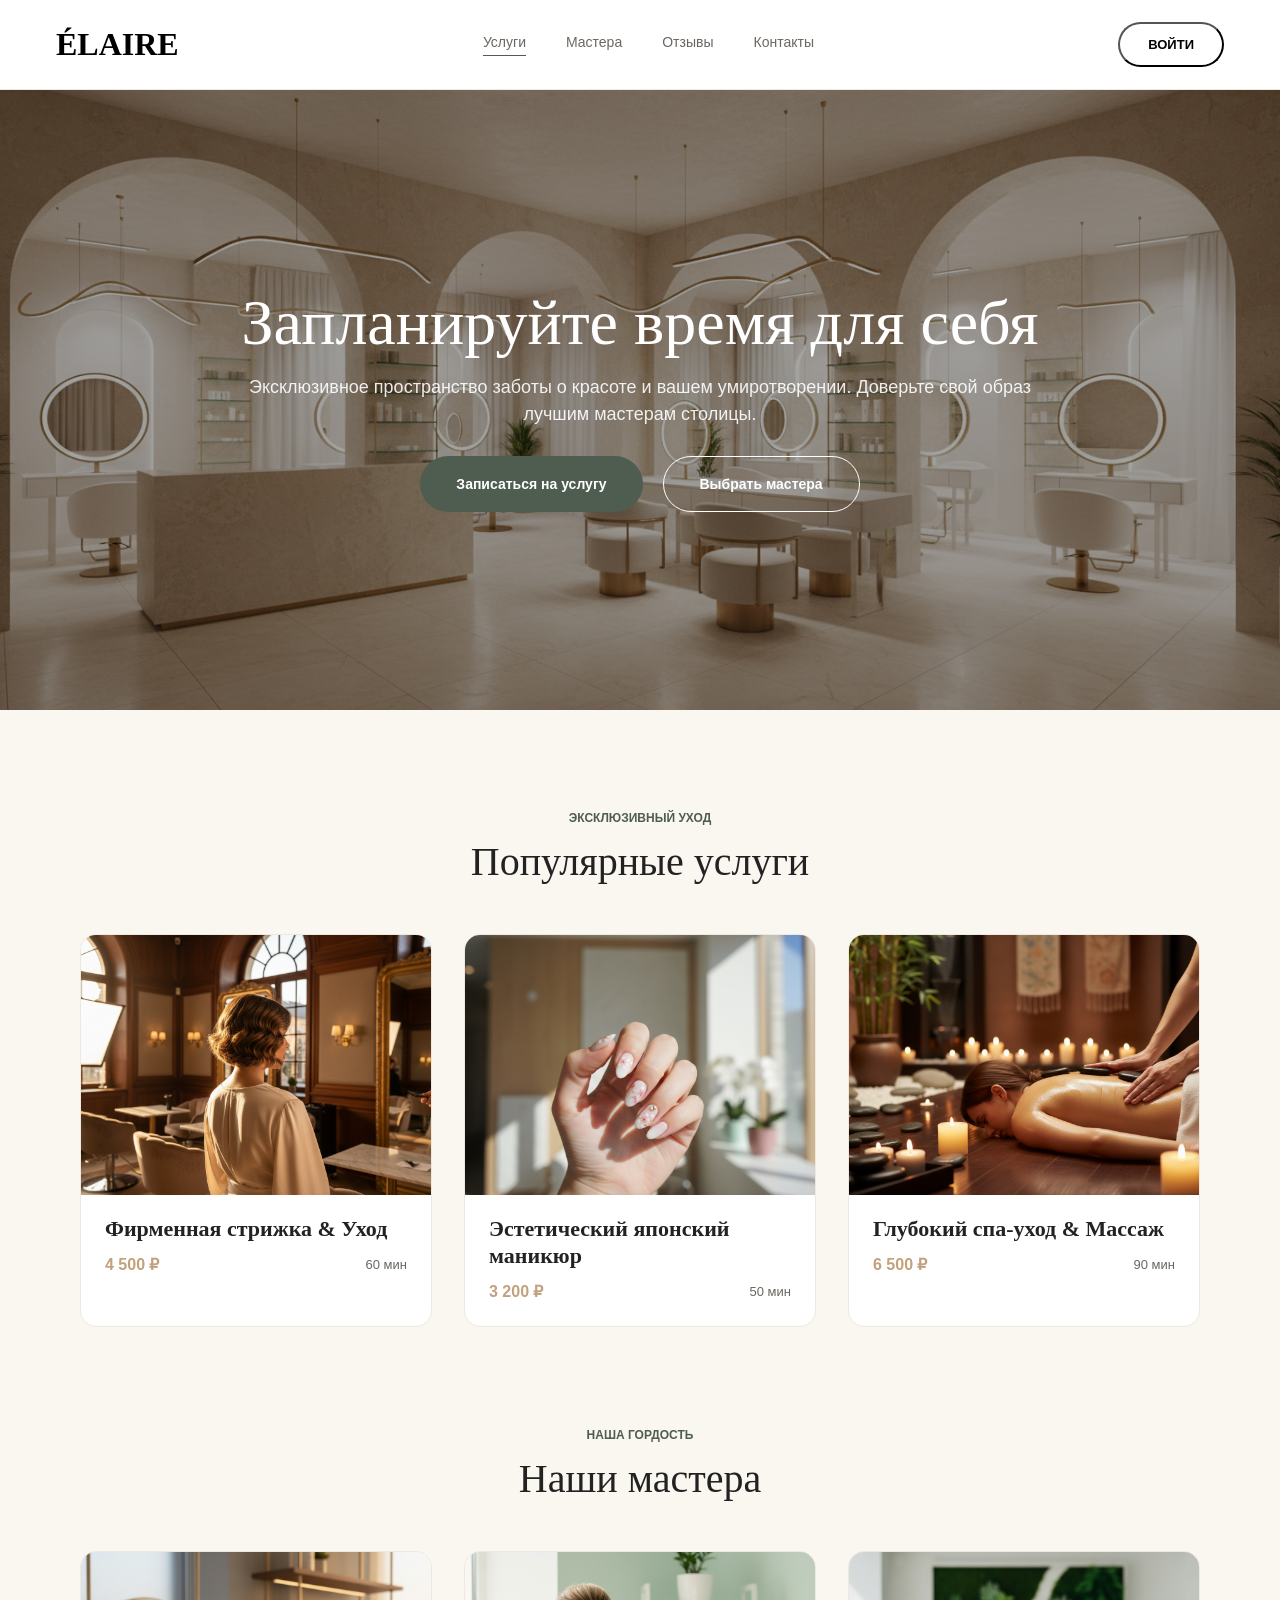
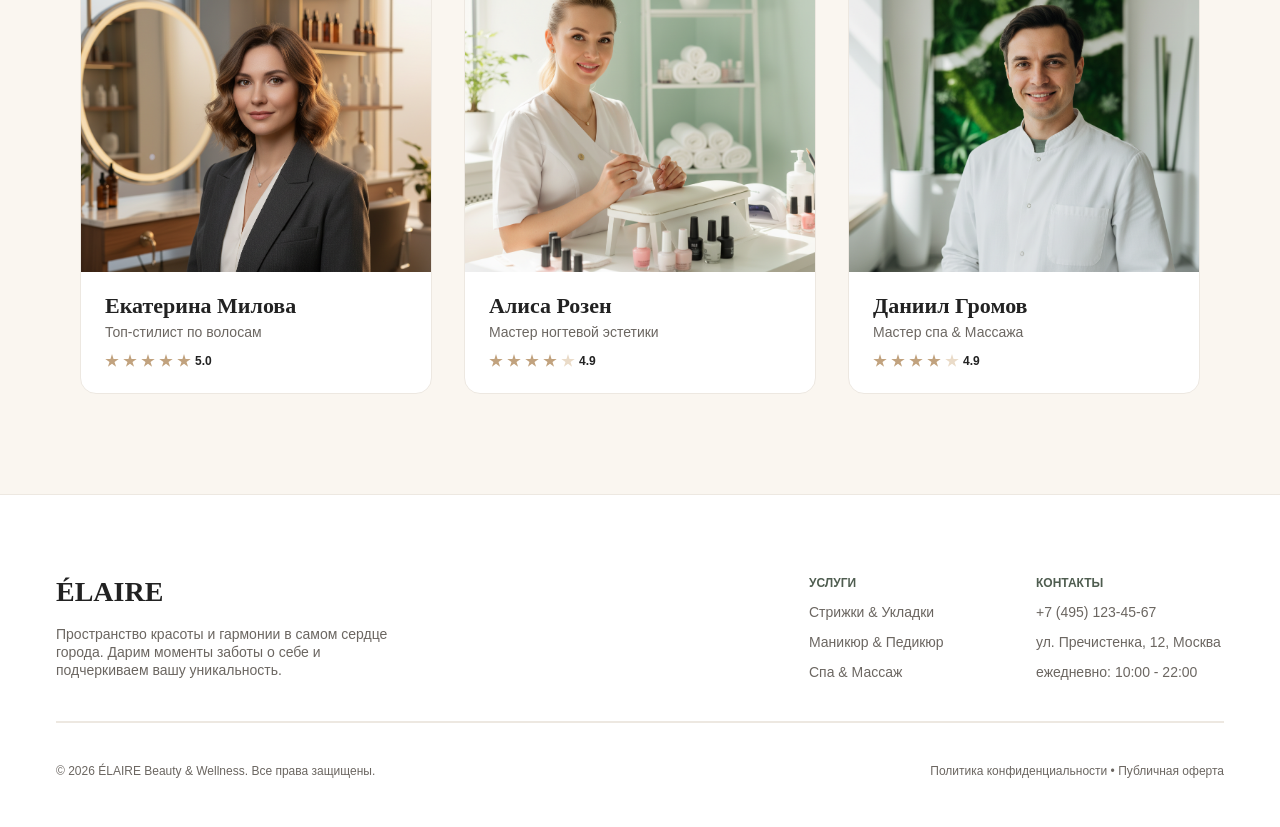
<file: frontend-1-complete/index.html>
<!DOCTYPE html>
<html lang="ru">
  <head>
    <meta charset="UTF-8" />
    <link rel="icon" type="image/svg+xml" href="/favicon.svg" />
    <meta name="viewport" content="width=device-width, initial-scale=1.0" />
    <title>ÉLAIRE — Салон услуг</title>
    <link rel="stylesheet" href="home.css" />
  </head>
  <body>
    <div class="page">
      <!-- header -->
      <header class="header">
        <div class="logo">
          <span class="logo-text">ÉLAIRE</span>
        </div>
        <nav class="nav-links">
          <div class="nav-item active"><a href="#">Услуги</a></div>
          <div class="nav-item"><a href="#">Мастера</a></div>
          <div class="nav-item"><a href="#">Отзывы</a></div>
          <div class="nav-item"><a href="#">Контакты</a></div>
        </nav>
        <button class="login-button"><span>Войти</span></button>
      </header>

      <!-- hero -->
      <section class="hero">
        <div class="hero-text-container">
          <h1 class="hero-title">Запланируйте время для себя</h1>
          <p class="hero-desc">
            Эксклюзивное пространство заботы о красоте и вашем умиротворении.
            Доверьте свой образ лучшим мастерам столицы.
          </p>
        </div>
        <div class="hero-ctas">
          <button
            class="cta-service"
            onclick="window.location.href='services.html'"
          >
            Записаться на услугу
          </button>
          <button class="cta-master">Выбрать мастера</button>
        </div>
      </section>

      <!-- popular services -->
      <section class="popular-services">
        <div class="section-header">
          <span class="section-tag">Эксклюзивный уход</span>
          <h2 class="section-title">Популярные услуги</h2>
        </div>
        <div class="services-grid">
          <article class="service-card">
            <div
              class="service-card-image"
              style="background-image: url('images/service-haircut.png')"
            ></div>
            <div class="service-card-body">
              <h3 class="service-card-title">Фирменная стрижка &amp; Уход</h3>
              <div class="service-card-meta">
                <span class="price">4 500 ₽</span>
                <span class="duration">60 мин</span>
              </div>
            </div>
          </article>
          <article class="service-card">
            <div
              class="service-card-image"
              style="background-image: url('images/service-manicure.png')"
            ></div>
            <div class="service-card-body">
              <h3 class="service-card-title">Эстетический японский маникюр</h3>
              <div class="service-card-meta">
                <span class="price">3 200 ₽</span>
                <span class="duration">50 мин</span>
              </div>
            </div>
          </article>
          <article class="service-card">
            <div
              class="service-card-image"
              style="background-image: url('images/service-spa.png')"
            ></div>
            <div class="service-card-body">
              <h3 class="service-card-title">Глубокий спа-уход &amp; Массаж</h3>
              <div class="service-card-meta">
                <span class="price">6 500 ₽</span>
                <span class="duration">90 мин</span>
              </div>
            </div>
          </article>
        </div>
      </section>

      <!-- our masters -->
      <section class="our-masters">
        <div class="section-header">
          <span class="section-tag">Наша гордость</span>
          <h2 class="section-title">Наши мастера</h2>
        </div>
        <div class="masters-grid">
          <article class="master-card">
            <div
              class="master-card-image"
              style="background-image: url('images/master-ekaterina.png')"
            ></div>
            <div class="master-card-body">
              <div class="master-info">
                <h3 class="master-name">Екатерина Милова</h3>
                <span class="master-role">Топ-стилист по волосам</span>
              </div>
              <div class="stars">
                <span class="star"></span>
                <span class="star"></span>
                <span class="star"></span>
                <span class="star"></span>
                <span class="star"></span>
                <span class="rating">5.0</span>
              </div>
            </div>
          </article>
          <article class="master-card">
            <div
              class="master-card-image"
              style="background-image: url('images/master-alisa.png')"
            ></div>
            <div class="master-card-body">
              <div class="master-info">
                <h3 class="master-name">Алиса Розен</h3>
                <span class="master-role">Мастер ногтевой эстетики</span>
              </div>
              <div class="stars">
                <span class="star"></span>
                <span class="star"></span>
                <span class="star"></span>
                <span class="star"></span>
                <span class="star star-empty"></span>
                <span class="rating">4.9</span>
              </div>
            </div>
          </article>
          <article class="master-card">
            <div
              class="master-card-image"
              style="background-image: url('images/master-daniil.png')"
            ></div>
            <div class="master-card-body">
              <div class="master-info">
                <h3 class="master-name">Даниил Громов</h3>
                <span class="master-role">Мастер спа &amp; Массажа</span>
              </div>
              <div class="stars">
                <span class="star"></span>
                <span class="star"></span>
                <span class="star"></span>
                <span class="star"></span>
                <span class="star star-empty"></span>
                <span class="rating">4.9</span>
              </div>
            </div>
          </article>
        </div>
      </section>

      <!-- footer -->
      <footer class="footer">
        <div class="footer-top">
          <div class="footer-brand">
            <span class="brand-name">ÉLAIRE</span>
            <span class="brand-desc"
              >Пространство красоты и гармонии в самом сердце города. Дарим
              моменты заботы о себе и подчеркиваем вашу уникальность.</span
            >
          </div>
          <div class="footer-links-row">
            <div class="links-col" style="width: 147px">
              <span class="col-title">Услуги</span>
              <a href="#">Стрижки &amp; Укладки</a>
              <a href="#">Маникюр &amp; Педикюр</a>
              <a href="#">Спа &amp; Массаж</a>
            </div>
            <div class="links-col" style="width: 188px">
              <span class="col-title">Контакты</span>
              <a href="#">+7 (495) 123-45-67</a>
              <a href="#">ул. Пречистенка, 12, Москва</a>
              <a href="#">ежедневно: 10:00 - 22:00</a>
            </div>
          </div>
        </div>
        <div class="footer-line"></div>
        <div class="footer-bottom">
          <span class="copy"
            >© 2026 ÉLAIRE Beauty &amp; Wellness. Все права защищены.</span
          >
          <span class="legal"
            >Политика конфиденциальности • Публичная оферта</span
          >
        </div>
      </footer>
    </div>
  </body>
</html>
</file>
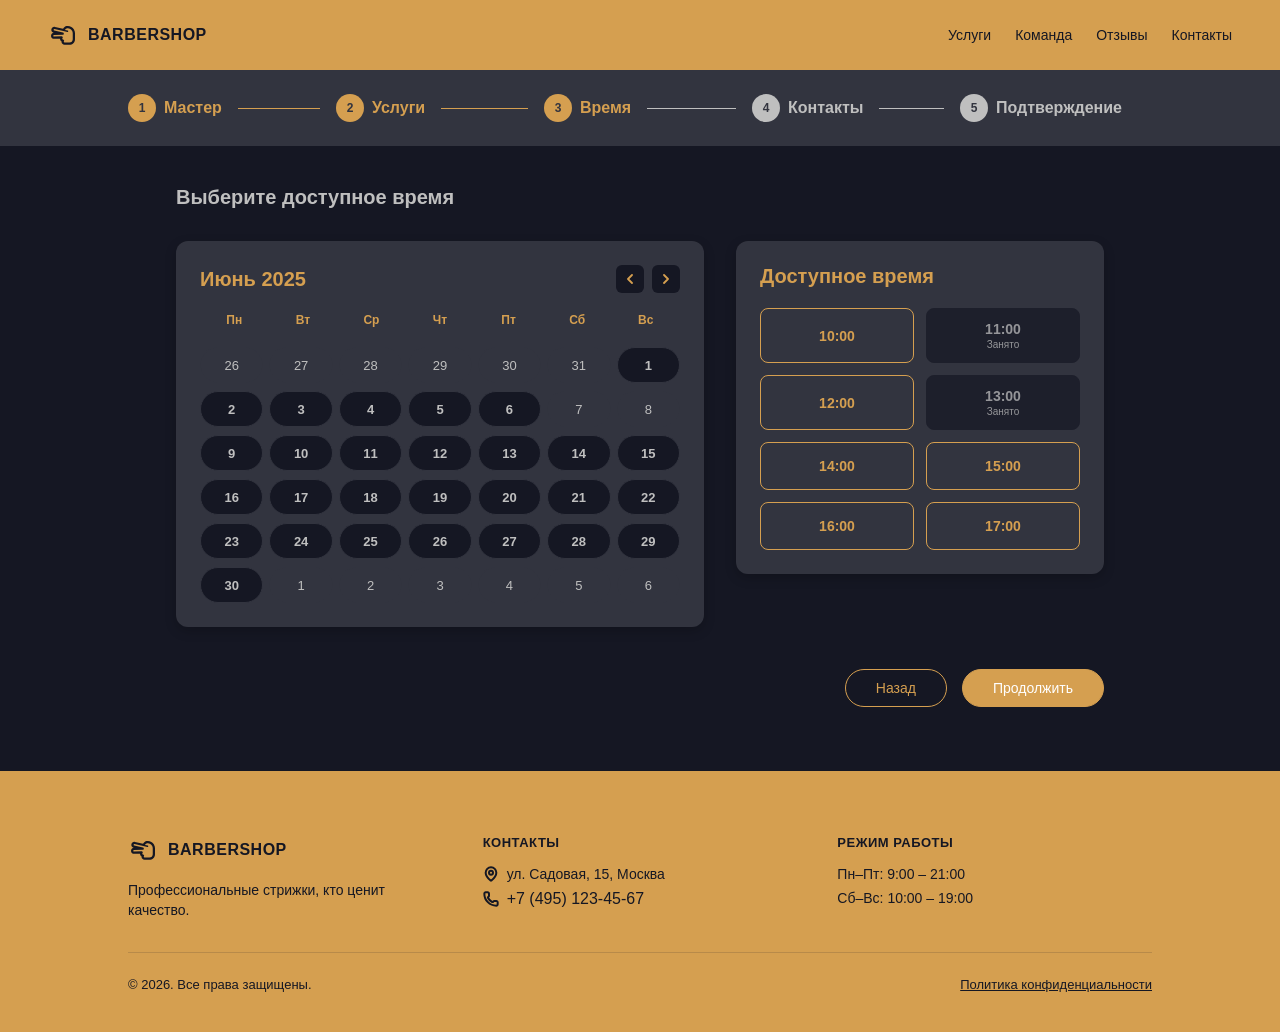
<file: frontend-1-practice/index.html>
<!DOCTYPE html>
<html lang="ru">
  <head>
    <meta charset="UTF-8" />
    <meta name="viewport" content="width=device-width, initial-scale=1.0" />
    <title>Barbershop — Выбор даты и времени</title>
    <link rel="stylesheet" href="styles.css" />
  </head>
  <body>
    <div class="page">
      <header class="header">
        <div class="logo">
          <svg width="30" height="30" viewBox="0 0 30 30" fill="none" xmlns="http://www.w3.org/2000/svg">
            <path d="M3.00934 15.9516C2.95309 14.2969 4.24684 12.9047 5.90152 12.8484L6.05621 12.8438L5.67184 12.7594C4.05465 12.3984 3.03277 10.7953 3.38902 9.17813C3.74527 7.56094 5.35308 6.53906 6.97027 6.9L15.0796 8.69531C15.1875 8.55938 15.2953 8.42812 15.4125 8.29688L16.275 7.34531C17.0578 6.49219 18.164 6 19.3265 6H19.8046C22.3406 6 24.6843 7.34531 25.9593 9.53437L26.0296 9.65625C26.6671 10.7438 27 11.9859 27 13.2469V19.125C27 22.2328 24.4828 24.75 21.375 24.75H16.5C14.8453 24.75 13.5 23.4047 13.5 21.75C13.5 21.6187 13.5093 21.4875 13.5234 21.3609C12.614 20.8453 12 19.8703 12 18.75V18.6375L6.11246 18.8438C4.45777 18.9 3.06559 17.6062 3.00934 15.9516ZM5.98121 15.0984C5.56871 15.1125 5.24527 15.4594 5.25934 15.8766C5.2734 16.2938 5.62027 16.6125 6.03277 16.5984L13.6031 16.3359C14.0625 16.3219 14.4796 16.5844 14.6671 17.0016C14.8546 17.4188 14.7703 17.9062 14.4562 18.2391C14.325 18.375 14.25 18.5531 14.25 18.7547C14.25 19.1672 14.5875 19.5047 15 19.5047C15.4265 19.5047 15.8156 19.7437 16.0078 20.1281C16.2 20.5125 16.1578 20.9672 15.9 21.3047C15.8062 21.4312 15.75 21.5859 15.75 21.7547C15.75 22.1672 16.0875 22.5047 16.5 22.5047H21.375C23.2406 22.5047 24.75 20.9953 24.75 19.1297V13.2516C24.75 12.3891 24.5203 11.5406 24.0843 10.7953L24.014 10.6734C23.1421 9.17344 21.539 8.25469 19.8046 8.25469H19.3265C18.7968 8.25469 18.2953 8.47969 17.939 8.86875L17.0765 9.82031C17.0484 9.84844 17.025 9.88125 16.9968 9.90937L19.6687 10.5281C20.0718 10.6219 20.325 11.025 20.2312 11.4281C20.1375 11.8313 19.7343 12.0844 19.3312 11.9906L15.3187 11.0531L6.48277 9.09375C6.07965 9.00469 5.67652 9.25781 5.58746 9.66562C5.4984 10.0734 5.75152 10.4719 6.15933 10.5609L14.9484 12.5109C15.4265 12.6187 15.7828 13.0219 15.825 13.5141L15.8296 13.5609C15.8578 13.8703 15.7593 14.175 15.5578 14.4094C15.3562 14.6437 15.0609 14.7797 14.7515 14.7938L5.98121 15.0984Z" fill="#151723"/>
          </svg>
          <span class="logo-text">BARBERSHOP</span>
        </div>
        <nav class="nav">
          <a href="#" class="nav-link">Услуги</a>
          <a href="#" class="nav-link">Команда</a>
          <a href="#" class="nav-link">Отзывы</a>
          <a href="#" class="nav-link">Контакты</a>
        </nav>
      </header>

      <section class="steps-bar">
        <div class="steps-container">
          <div class="step completed">
            <span class="step-num">1</span>
            <span class="step-name">Мастер</span>
            <span class="step-line"></span>
          </div>
          <div class="step completed">
            <span class="step-num">2</span>
            <span class="step-name">Услуги</span>
            <span class="step-line"></span>
          </div>
          <div class="step active">
            <span class="step-num">3</span>
            <span class="step-name">Время</span>
            <span class="step-line"></span>
          </div>
          <div class="step disabled">
            <span class="step-num">4</span>
            <span class="step-name">Контакты</span>
            <span class="step-line"></span>
          </div>
          <div class="step disabled">
            <span class="step-num">5</span>
            <span class="step-name">Подтверждение</span>
            <span class="step-line"></span>
          </div>
        </div>
      </section>

      <main class="booking-layout">
        <h1 class="page-title">Выберите доступное время</h1>

        <div class="booking-cards">
          <section class="card calendar-card">
            <div class="calendar-header">
              <span class="month-title">Июнь 2025</span>
              <div class="calendar-controls">
                <button type="button" class="btn-arrow" aria-label="Предыдущий месяц">
                  <svg width="6" height="10" viewBox="0 0 6 10" fill="none" xmlns="http://www.w3.org/2000/svg">
                    <path d="M5 1L1 5L5 9" stroke="#D59F50" stroke-width="1.8" stroke-linecap="round" stroke-linejoin="round"/>
                  </svg>
                </button>
                <button type="button" class="btn-arrow" aria-label="Следующий месяц">
                  <svg width="6" height="10" viewBox="0 0 6 10" fill="none" xmlns="http://www.w3.org/2000/svg">
                    <path d="M1 1L5 5L1 9" stroke="#D59F50" stroke-width="1.8" stroke-linecap="round" stroke-linejoin="round"/>
                  </svg>
                </button>
              </div>
            </div>

            <div class="calendar-weekdays">
              <span>Пн</span>
              <span>Вт</span>
              <span>Ср</span>
              <span>Чт</span>
              <span>Пт</span>
              <span>Сб</span>
              <span>Вс</span>
            </div>

            <div class="calendar-days-grid">
              <button type="button" class="day-cell past">26</button>
              <button type="button" class="day-cell past">27</button>
              <button type="button" class="day-cell past">28</button>
              <button type="button" class="day-cell past">29</button>
              <button type="button" class="day-cell past">30</button>
              <button type="button" class="day-cell past">31</button>
              <!-- 1 июня 2025 - воскресенье, текущий месяц -->
              <button type="button" class="day-cell active">1</button>

              <!-- Дни июня -->
              <button type="button" class="day-cell active">2</button>
              <button type="button" class="day-cell active">3</button>
              <button type="button" class="day-cell active">4</button>
              <button type="button" class="day-cell active">5</button>
              <button type="button" class="day-cell active">6</button>
              <button type="button" class="day-cell past">7</button>
              <button type="button" class="day-cell past">8</button>

              <button type="button" class="day-cell active">9</button>
              <button type="button" class="day-cell active">10</button>
              <button type="button" class="day-cell active">11</button>
              <button type="button" class="day-cell active">12</button>
              <button type="button" class="day-cell active">13</button>
              <button type="button" class="day-cell active">14</button>
              <button type="button" class="day-cell active">15</button>

              <button type="button" class="day-cell active">16</button>
              <button type="button" class="day-cell active">17</button>
              <button type="button" class="day-cell active">18</button>
              <button type="button" class="day-cell active">19</button>
              <button type="button" class="day-cell active">20</button>
              <button type="button" class="day-cell active">21</button>
              <button type="button" class="day-cell active">22</button>

              <button type="button" class="day-cell active">23</button>
              <button type="button" class="day-cell active">24</button>
              <button type="button" class="day-cell active">25</button>
              <button type="button" class="day-cell active">26</button>
              <button type="button" class="day-cell active">27</button>
              <button type="button" class="day-cell active">28</button>
              <button type="button" class="day-cell active">29</button>

              <button type="button" class="day-cell active">30</button>
              <button type="button" class="day-cell past">1</button>
              <button type="button" class="day-cell past">2</button>
              <button type="button" class="day-cell past">3</button>
              <button type="button" class="day-cell past">4</button>
              <button type="button" class="day-cell past">5</button>
              <button type="button" class="day-cell past">6</button>
            </div>
          </section>

          <section class="card time-card">
            <h2 class="card-title">Доступное время</h2>
            <div class="time-slots-grid">
              <button type="button" class="time-slot available">
                <span class="slot-time">10:00</span>
              </button>
              <button type="button" class="time-slot busy" disabled>
                <span class="slot-time">11:00</span>
                <span class="slot-status">Занято</span>
              </button>
              <button type="button" class="time-slot available">
                <span class="slot-time">12:00</span>
              </button>
              <button type="button" class="time-slot busy" disabled>
                <span class="slot-time">13:00</span>
                <span class="slot-status">Занято</span>
              </button>
              <button type="button" class="time-slot available">
                <span class="slot-time">14:00</span>
              </button>
              <button type="button" class="time-slot available">
                <span class="slot-time">15:00</span>
              </button>
              <button type="button" class="time-slot available">
                <span class="slot-time">16:00</span>
              </button>
              <button type="button" class="time-slot available">
                <span class="slot-time">17:00</span>
              </button>
            </div>
          </section>
        </div>

        <div class="actions-row">
          <button type="button" class="btn btn-secondary">Назад</button>
          <button type="button" class="btn btn-primary">Продолжить</button>
        </div>
      </main>

      <footer class="footer">
        <div class="footer-columns">
          <div class="footer-col">
            <div class="logo">
              <svg width="30" height="30" viewBox="0 0 30 30" fill="none" xmlns="http://www.w3.org/2000/svg">
                <path d="M3.00934 15.9516C2.95309 14.2969 4.24684 12.9047 5.90152 12.8484L6.05621 12.8438L5.67184 12.7594C4.05465 12.3984 3.03277 10.7953 3.38902 9.17813C3.74527 7.56094 5.35308 6.53906 6.97027 6.9L15.0796 8.69531C15.1875 8.55938 15.2953 8.42812 15.4125 8.29688L16.275 7.34531C17.0578 6.49219 18.164 6 19.3265 6H19.8046C22.3406 6 24.6843 7.34531 25.9593 9.53437L26.0296 9.65625C26.6671 10.7438 27 11.9859 27 13.2469V19.125C27 22.2328 24.4828 24.75 21.375 24.75H16.5C14.8453 24.75 13.5 23.4047 13.5 21.75C13.5 21.6187 13.5093 21.4875 13.5234 21.3609C12.614 20.8453 12 19.8703 12 18.75V18.6375L6.11246 18.8438C4.45777 18.9 3.06559 17.6062 3.00934 15.9516ZM5.98121 15.0984C5.56871 15.1125 5.24527 15.4594 5.25934 15.8766C5.2734 16.2938 5.62027 16.6125 6.03277 16.5984L13.6031 16.3359C14.0625 16.3219 14.4796 16.5844 14.6671 17.0016C14.8546 17.4188 14.7703 17.9062 14.4562 18.2391C14.325 18.375 14.25 18.5531 14.25 18.7547C14.25 19.1672 14.5875 19.5047 15 19.5047C15.4265 19.5047 15.8156 19.7437 16.0078 20.1281C16.2 20.5125 16.1578 20.9672 15.9 21.3047C15.8062 21.4312 15.75 21.5859 15.75 21.7547C15.75 22.1672 16.0875 22.5047 16.5 22.5047H21.375C23.2406 22.5047 24.75 20.9953 24.75 19.1297V13.2516C24.75 12.3891 24.5203 11.5406 24.0843 10.7953L24.014 10.6734C23.1421 9.17344 21.539 8.25469 19.8046 8.25469H19.3265C18.7968 8.25469 18.2953 8.47969 17.939 8.86875L17.0765 9.82031C17.0484 9.84844 17.025 9.88125 16.9968 9.90937L19.6687 10.5281C20.0718 10.6219 20.325 11.025 20.2312 11.4281C20.1375 11.8313 19.7343 12.0844 19.3312 11.9906L15.3187 11.0531L6.48277 9.09375C6.07965 9.00469 5.67652 9.25781 5.58746 9.66562C5.4984 10.0734 5.75152 10.4719 6.15933 10.5609L14.9484 12.5109C15.4265 12.6187 15.7828 13.0219 15.825 13.5141L15.8296 13.5609C15.8578 13.8703 15.7593 14.175 15.5578 14.4094C15.3562 14.6437 15.0609 14.7797 14.7515 14.7938L5.98121 15.0984Z" fill="#151723"/>
              </svg>
              <span class="logo-text">BARBERSHOP</span>
            </div>
            <p class="footer-desc">
              Профессиональные стрижки, кто ценит качество.
            </p>
          </div>

          <div class="footer-col">
            <h3 class="footer-col-title">Контакты</h3>
            <div class="footer-contacts">
              <p class="contact-item">
                <svg width="16" height="16" viewBox="0 0 16 16" fill="none" xmlns="http://www.w3.org/2000/svg">
                  <g clip-path="url(#clip0_42_1021)">
                    <path d="M13.3328 6.66663C13.3328 9.9956 9.64051 13.4626 8.40063 14.5334C8.28513 14.6202 8.14452 14.6672 8.00001 14.6672C7.85549 14.6672 7.71488 14.6202 7.59938 14.5334C6.3595 13.4626 2.66721 9.9956 2.66721 6.66663C2.66721 5.25201 3.22905 3.89533 4.22915 2.89504C5.22924 1.89476 6.58566 1.3328 8.00001 1.3328C9.41435 1.3328 10.7708 1.89476 11.7709 2.89504C12.771 3.89533 13.3328 5.25201 13.3328 6.66663ZM9.99981 6.66663C9.99981 7.7713 9.10446 8.66681 8.00001 8.66681C6.89555 8.66681 6.00021 7.7713 6.00021 6.66663C6.00021 5.56196 6.89555 4.66644 8.00001 4.66644C9.10446 4.66644 9.99981 5.56196 9.99981 6.66663Z" stroke-width="2" stroke-linecap="round" stroke="#151723"/>
                  </g>
                  <defs>
                    <clipPath id="clip0_42_1021">
                      <rect width="16" height="16" fill="white"/>
                    </clipPath>
                  </defs>
                </svg>
                <span>ул. Садовая, 15, Москва</span>
              </p>
              <p class="contact-item">
                <svg width="16" height="16" viewBox="0 0 16 16" fill="none" xmlns="http://www.w3.org/2000/svg">
                  <g clip-path="url(#clip0_42_1026)">
                    <g clip-path="url(#clip1_42_1026)">
                      <path d="M9.22143 11.0456C9.35912 11.1088 9.51425 11.1233 9.66125 11.0865C9.80826 11.0498 9.93837 10.9641 10.0302 10.8436L10.2668 10.5335C10.391 10.3679 10.5521 10.2335 10.7373 10.1409C10.9224 10.0484 11.1266 10.0002 11.3336 10.0002H13.3338C13.6874 10.0002 14.0266 10.1406 14.2766 10.3907C14.5267 10.6408 14.6672 10.98 14.6672 11.3336V13.3338C14.6672 13.6874 14.5267 14.0266 14.2766 14.2766C14.0266 14.5267 13.6874 14.6672 13.3338 14.6672C10.1509 14.6672 7.09841 13.4028 4.84779 11.1522C2.59718 8.90159 1.33279 5.84909 1.33279 2.66624C1.33279 2.31259 1.47328 1.97343 1.72335 1.72336C1.97342 1.47329 2.31258 1.3328 2.66623 1.3328H4.66639C5.02004 1.3328 5.35921 1.47329 5.60928 1.72336C5.85935 1.97343 5.99983 2.31259 5.99983 2.66624V4.6664C5.99983 4.87341 5.95164 5.07758 5.85906 5.26273C5.76648 5.44789 5.63207 5.60895 5.46646 5.73315L5.15443 5.96717C5.03203 6.06063 4.94576 6.19358 4.91027 6.34344C4.87479 6.49329 4.89227 6.65081 4.95975 6.78924C5.87094 8.63996 7.36956 10.1367 9.22143 11.0456Z" stroke-width="2" stroke-linecap="round" stroke="#151723"/>
                    </g>
                  </g>
                  <defs>
                    <clipPath id="clip0_42_1026">
                      <rect width="16" height="16" fill="white"/>
                    </clipPath>
                    <clipPath id="clip1_42_1026">
                      <rect width="16" height="16" fill="white"/>
                    </clipPath>
                  </defs>
                </svg>
                <a href="tel:+74951234567" class="footer-link">+7 (495) 123-45-67</a>
              </p>
            </div>
          </div>

          <div class="footer-col">
            <h3 class="footer-col-title">Режим работы</h3>
            <div class="footer-schedule">
              <p>Пн–Пт: 9:00 – 21:00</p>
              <p>Сб–Вс: 10:00 – 19:00</p>
            </div>
          </div>
        </div>

        <div class="footer-bottom">
          <span>© 2026. Все права защищены.</span>
          <a href="#" class="privacy-link">Политика конфиденциальности</a>
        </div>
      </footer>
    </div>
  </body>
</html>
</file>
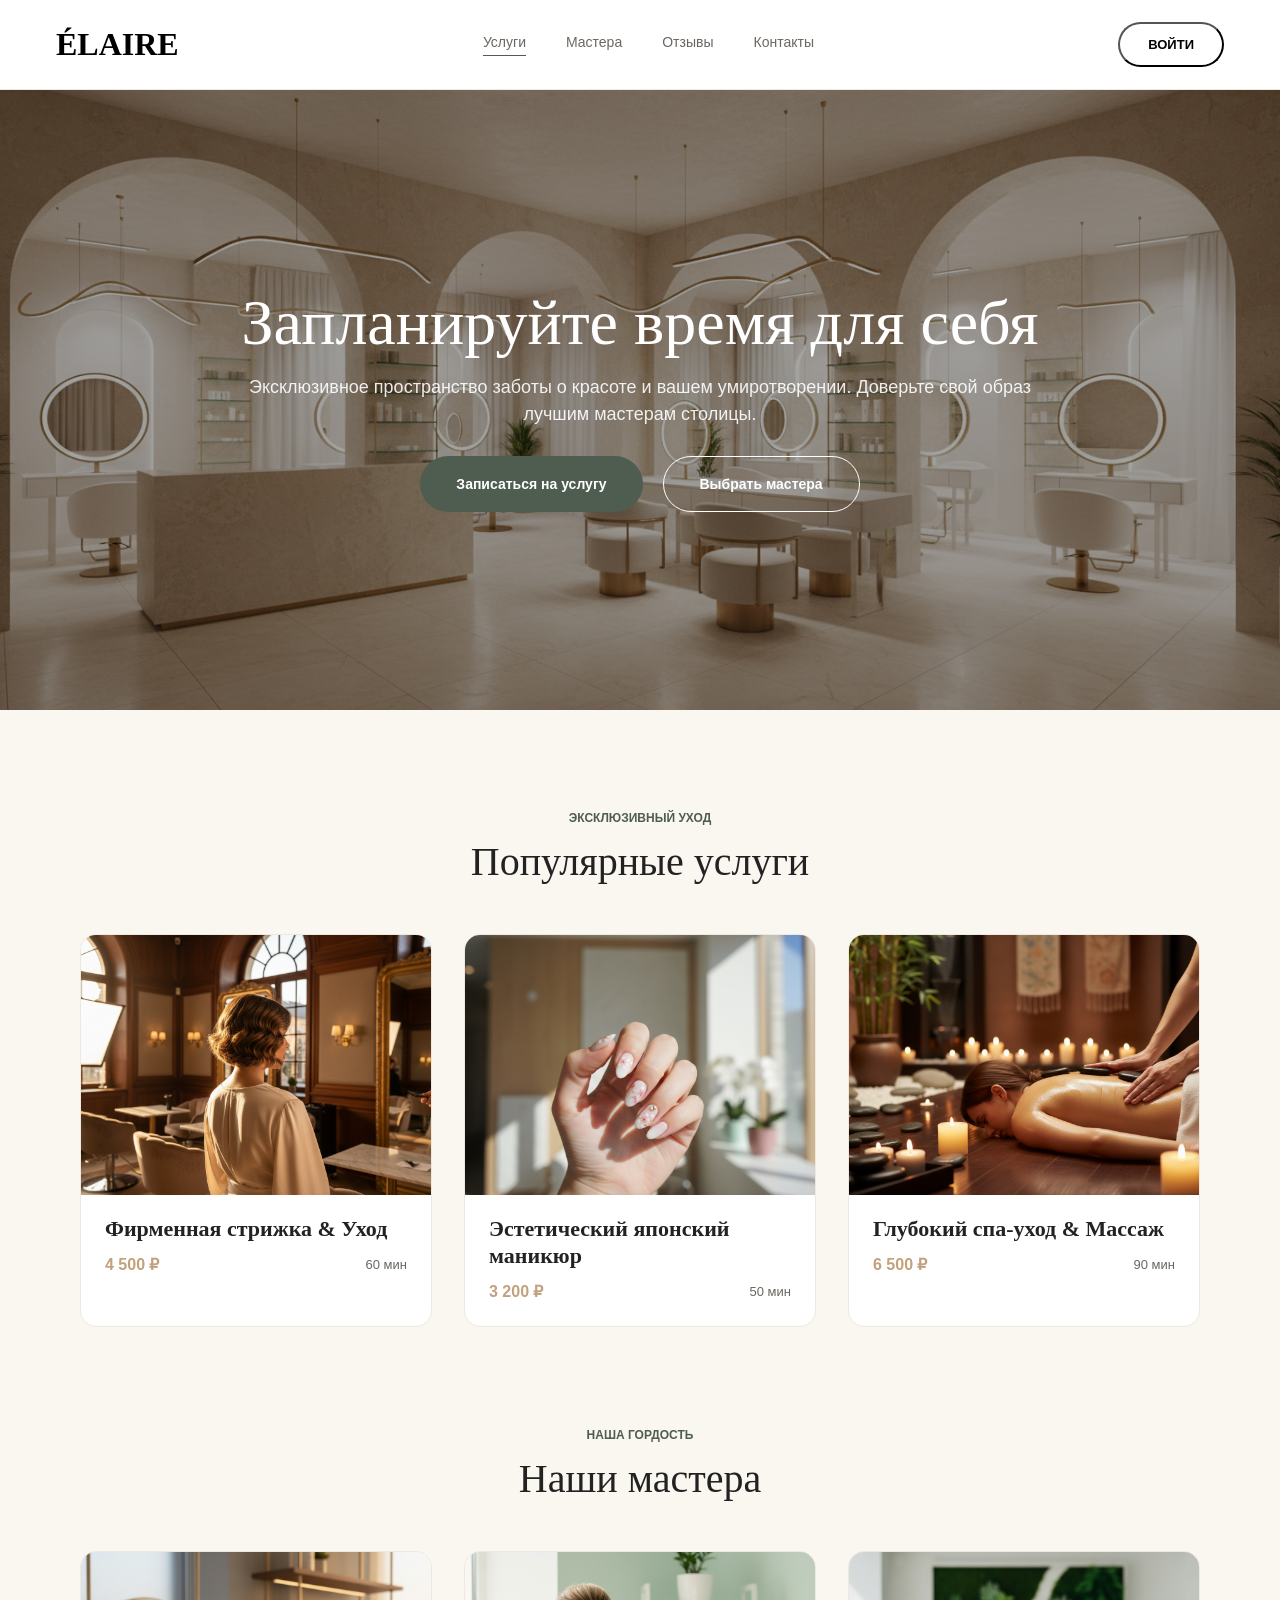
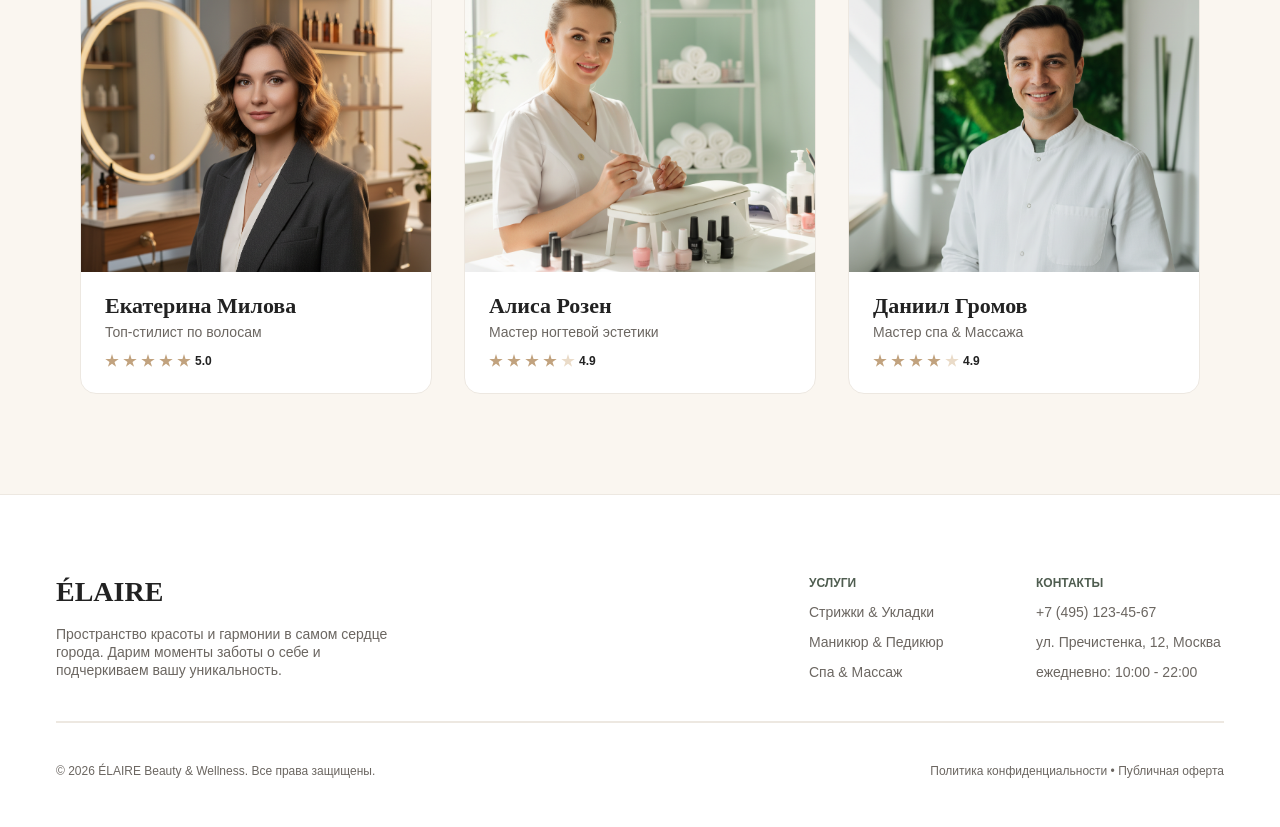
<file: frontend-2-complete/index.html>
<!DOCTYPE html>
<html lang="ru">
  <head>
    <meta charset="UTF-8" />
    <link rel="icon" type="image/svg+xml" href="/favicon.svg" />
    <meta name="viewport" content="width=device-width, initial-scale=1.0" />
    <title>ÉLAIRE — Салон услуг</title>
    <link rel="stylesheet" href="home.css" />
  </head>
  <body>
    <div class="page">
      <!-- header -->
      <header class="header">
        <div class="logo">
          <span class="logo-text">ÉLAIRE</span>
        </div>
        <nav class="nav-links">
          <div class="nav-item active"><a href="#">Услуги</a></div>
          <div class="nav-item"><a href="#">Мастера</a></div>
          <div class="nav-item"><a href="#">Отзывы</a></div>
          <div class="nav-item"><a href="#">Контакты</a></div>
        </nav>
        <button class="login-button"><span>Войти</span></button>
      </header>

      <!-- hero -->
      <section class="hero">
        <div class="hero-text-container">
          <h1 class="hero-title">Запланируйте время для себя</h1>
          <p class="hero-desc">
            Эксклюзивное пространство заботы о красоте и вашем умиротворении.
            Доверьте свой образ лучшим мастерам столицы.
          </p>
        </div>
        <div class="hero-ctas">
          <button class="cta-service">Записаться на услугу</button>
          <button class="cta-master">Выбрать мастера</button>
        </div>
      </section>

      <!-- popular services -->
      <section class="popular-services">
        <div class="section-header">
          <span class="section-tag">Эксклюзивный уход</span>
          <h2 class="section-title">Популярные услуги</h2>
        </div>
        <div class="services-grid">
          <article class="service-card">
            <div
              class="service-card-image"
              style="background-image: url('images/service-haircut.png')"
            ></div>
            <div class="service-card-body">
              <h3 class="service-card-title">Фирменная стрижка &amp; Уход</h3>
              <div class="service-card-meta">
                <span class="price">4 500 ₽</span>
                <span class="duration">60 мин</span>
              </div>
            </div>
          </article>
          <article class="service-card">
            <div
              class="service-card-image"
              style="background-image: url('images/service-manicure.png')"
            ></div>
            <div class="service-card-body">
              <h3 class="service-card-title">Эстетический японский маникюр</h3>
              <div class="service-card-meta">
                <span class="price">3 200 ₽</span>
                <span class="duration">50 мин</span>
              </div>
            </div>
          </article>
          <article class="service-card">
            <div
              class="service-card-image"
              style="background-image: url('images/service-spa.png')"
            ></div>
            <div class="service-card-body">
              <h3 class="service-card-title">Глубокий спа-уход &amp; Массаж</h3>
              <div class="service-card-meta">
                <span class="price">6 500 ₽</span>
                <span class="duration">90 мин</span>
              </div>
            </div>
          </article>
        </div>
      </section>

      <!-- our masters -->
      <section class="our-masters">
        <div class="section-header">
          <span class="section-tag">Наша гордость</span>
          <h2 class="section-title">Наши мастера</h2>
        </div>
        <div class="masters-grid">
          <article class="master-card">
            <div
              class="master-card-image"
              style="background-image: url('images/master-ekaterina.png')"
            ></div>
            <div class="master-card-body">
              <div class="master-info">
                <h3 class="master-name">Екатерина Милова</h3>
                <span class="master-role">Топ-стилист по волосам</span>
              </div>
              <div class="stars">
                <span class="star"></span>
                <span class="star"></span>
                <span class="star"></span>
                <span class="star"></span>
                <span class="star"></span>
                <span class="rating">5.0</span>
              </div>
            </div>
          </article>
          <article class="master-card">
            <div
              class="master-card-image"
              style="background-image: url('images/master-alisa.png')"
            ></div>
            <div class="master-card-body">
              <div class="master-info">
                <h3 class="master-name">Алиса Розен</h3>
                <span class="master-role">Мастер ногтевой эстетики</span>
              </div>
              <div class="stars">
                <span class="star"></span>
                <span class="star"></span>
                <span class="star"></span>
                <span class="star"></span>
                <span class="star star-empty"></span>
                <span class="rating">4.9</span>
              </div>
            </div>
          </article>
          <article class="master-card">
            <div
              class="master-card-image"
              style="background-image: url('images/master-daniil.png')"
            ></div>
            <div class="master-card-body">
              <div class="master-info">
                <h3 class="master-name">Даниил Громов</h3>
                <span class="master-role">Мастер спа &amp; Массажа</span>
              </div>
              <div class="stars">
                <span class="star"></span>
                <span class="star"></span>
                <span class="star"></span>
                <span class="star"></span>
                <span class="star star-empty"></span>
                <span class="rating">4.9</span>
              </div>
            </div>
          </article>
        </div>
      </section>

      <!-- footer -->
      <footer class="footer">
        <div class="footer-top">
          <div class="footer-brand">
            <span class="brand-name">ÉLAIRE</span>
            <span class="brand-desc"
              >Пространство красоты и гармонии в самом сердце города. Дарим
              моменты заботы о себе и подчеркиваем вашу уникальность.</span
            >
          </div>
          <div class="footer-links-row">
            <div class="links-col" style="width: 147px">
              <span class="col-title">Услуги</span>
              <a href="#">Стрижки &amp; Укладки</a>
              <a href="#">Маникюр &amp; Педикюр</a>
              <a href="#">Спа &amp; Массаж</a>
            </div>
            <div class="links-col" style="width: 188px">
              <span class="col-title">Контакты</span>
              <a href="#">+7 (495) 123-45-67</a>
              <a href="#">ул. Пречистенка, 12, Москва</a>
              <a href="#">ежедневно: 10:00 - 22:00</a>
            </div>
          </div>
        </div>
        <div class="footer-line"></div>
        <div class="footer-bottom">
          <span class="copy"
            >© 2026 ÉLAIRE Beauty &amp; Wellness. Все права защищены.</span
          >
          <span class="legal"
            >Политика конфиденциальности • Публичная оферта</span
          >
        </div>
      </footer>
    </div>
    <script src="./home.js"></script>
  </body>
</html>
</file>
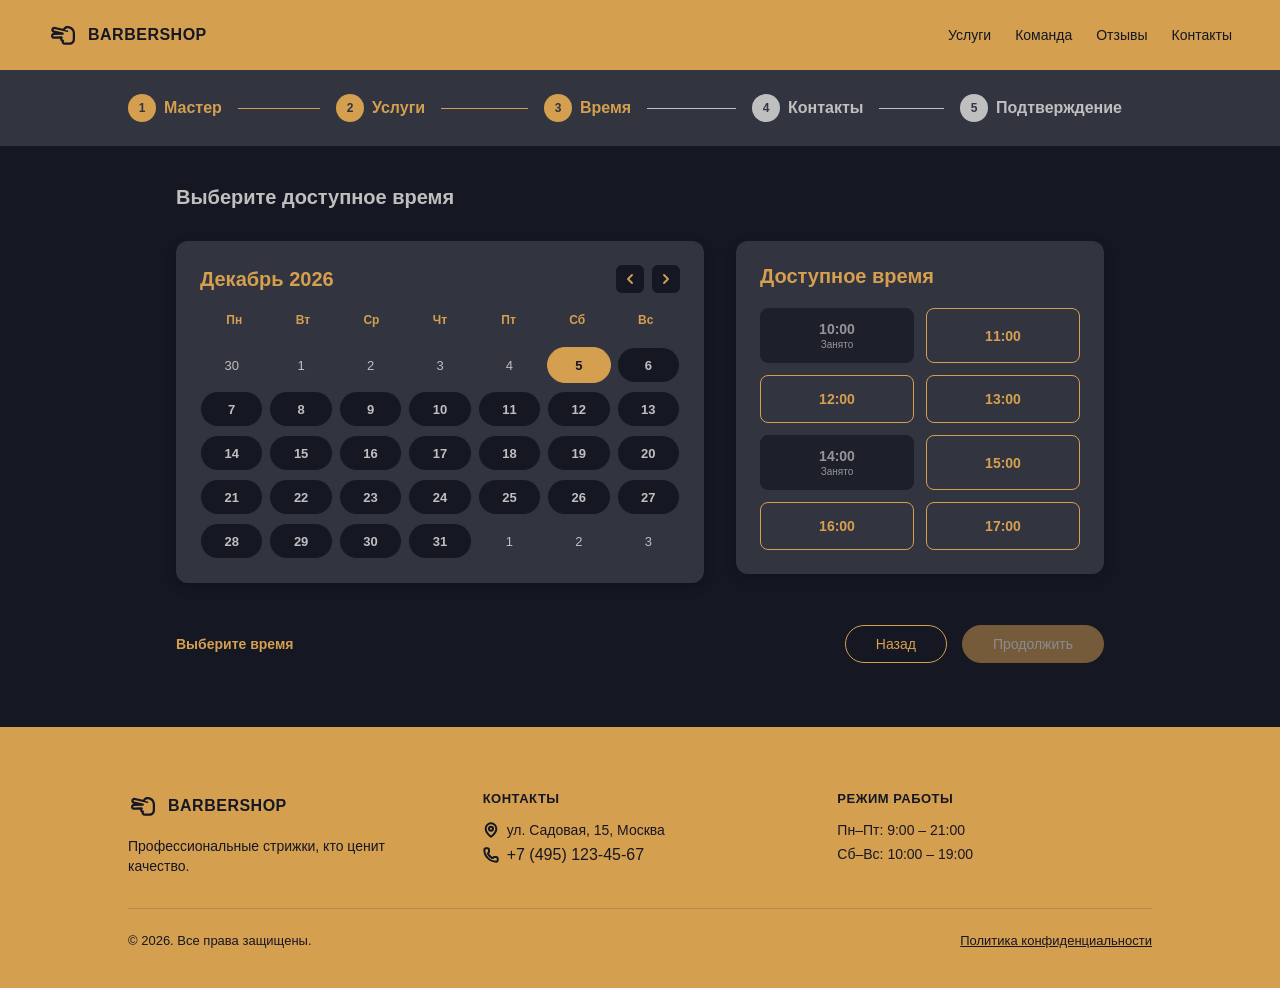
<file: frontend-2-practice/index.html>
<!DOCTYPE html>
<html lang="ru">
  <head>
    <meta charset="UTF-8" />
    <meta name="viewport" content="width=device-width, initial-scale=1.0" />
    <title>Barbershop — Выбор даты и времени</title>
    <link rel="stylesheet" href="styles.css" />
  </head>
  <body>
    <div class="page">
      <header class="header">
        <div class="logo">
          <svg width="30" height="30" viewBox="0 0 30 30" fill="none" xmlns="http://www.w3.org/2000/svg">
            <path d="M3.00934 15.9516C2.95309 14.2969 4.24684 12.9047 5.90152 12.8484L6.05621 12.8438L5.67184 12.7594C4.05465 12.3984 3.03277 10.7953 3.38902 9.17813C3.74527 7.56094 5.35308 6.53906 6.97027 6.9L15.0796 8.69531C15.1875 8.55938 15.2953 8.42812 15.4125 8.29688L16.275 7.34531C17.0578 6.49219 18.164 6 19.3265 6H19.8046C22.3406 6 24.6843 7.34531 25.9593 9.53437L26.0296 9.65625C26.6671 10.7438 27 11.9859 27 13.2469V19.125C27 22.2328 24.4828 24.75 21.375 24.75H16.5C14.8453 24.75 13.5 23.4047 13.5 21.75C13.5 21.6187 13.5093 21.4875 13.5234 21.3609C12.614 20.8453 12 19.8703 12 18.75V18.6375L6.11246 18.8438C4.45777 18.9 3.06559 17.6062 3.00934 15.9516ZM5.98121 15.0984C5.56871 15.1125 5.24527 15.4594 5.25934 15.8766C5.2734 16.2938 5.62027 16.6125 6.03277 16.5984L13.6031 16.3359C14.0625 16.3219 14.4796 16.5844 14.6671 17.0016C14.8546 17.4188 14.7703 17.9062 14.4562 18.2391C14.325 18.375 14.25 18.5531 14.25 18.7547C14.25 19.1672 14.5875 19.5047 15 19.5047C15.4265 19.5047 15.8156 19.7437 16.0078 20.1281C16.2 20.5125 16.1578 20.9672 15.9 21.3047C15.8062 21.4312 15.75 21.5859 15.75 21.7547C15.75 22.1672 16.0875 22.5047 16.5 22.5047H21.375C23.2406 22.5047 24.75 20.9953 24.75 19.1297V13.2516C24.75 12.3891 24.5203 11.5406 24.0843 10.7953L24.014 10.6734C23.1421 9.17344 21.539 8.25469 19.8046 8.25469H19.3265C18.7968 8.25469 18.2953 8.47969 17.939 8.86875L17.0765 9.82031C17.0484 9.84844 17.025 9.88125 16.9968 9.90937L19.6687 10.5281C20.0718 10.6219 20.325 11.025 20.2312 11.4281C20.1375 11.8313 19.7343 12.0844 19.3312 11.9906L15.3187 11.0531L6.48277 9.09375C6.07965 9.00469 5.67652 9.25781 5.58746 9.66562C5.4984 10.0734 5.75152 10.4719 6.15933 10.5609L14.9484 12.5109C15.4265 12.6187 15.7828 13.0219 15.825 13.5141L15.8296 13.5609C15.8578 13.8703 15.7593 14.175 15.5578 14.4094C15.3562 14.6437 15.0609 14.7797 14.7515 14.7938L5.98121 15.0984Z" fill="#151723"/>
          </svg>
          <span class="logo-text">BARBERSHOP</span>
        </div>
        <nav class="nav">
          <a href="#" class="nav-link">Услуги</a>
          <a href="#" class="nav-link">Команда</a>
          <a href="#" class="nav-link">Отзывы</a>
          <a href="#" class="nav-link">Контакты</a>
        </nav>
      </header>

      <section class="steps-bar">
        <div class="steps-container">
          <div class="step completed">
            <span class="step-num">1</span>
            <span class="step-name">Мастер</span>
            <span class="step-line"></span>
          </div>
          <div class="step completed">
            <span class="step-num">2</span>
            <span class="step-name">Услуги</span>
            <span class="step-line"></span>
          </div>
          <div class="step active">
            <span class="step-num">3</span>
            <span class="step-name">Время</span>
            <span class="step-line"></span>
          </div>
          <div class="step disabled">
            <span class="step-num">4</span>
            <span class="step-name">Контакты</span>
            <span class="step-line"></span>
          </div>
          <div class="step disabled">
            <span class="step-num">5</span>
            <span class="step-name">Подтверждение</span>
            <span class="step-line"></span>
          </div>
        </div>
      </section>

      <main class="booking-layout">
        <h1 class="page-title">Выберите доступное время</h1>

        <div class="booking-cards">
          
          <section class="card calendar-card">
            <div class="calendar-header">
              <span class="month-title"></span>
              <div class="calendar-controls">
                <button type="button" class="btn-arrow btn-prev">
                  <svg width="6" height="10" viewBox="0 0 6 10" fill="none" xmlns="http://www.w3.org/2000/svg">
                    <path d="M5 1L1 5L5 9" stroke="#D59F50" stroke-width="1.8" stroke-linecap="round" stroke-linejoin="round"/>
                  </svg>
                </button>
                <button type="button" class="btn-arrow btn-next">
                  <svg width="6" height="10" viewBox="0 0 6 10" fill="none" xmlns="http://www.w3.org/2000/svg">
                    <path d="M1 1L5 5L1 9" stroke="#D59F50" stroke-width="1.8" stroke-linecap="round" stroke-linejoin="round"/>
                  </svg>
                </button>
              </div>
            </div>

            <div class="calendar-weekdays">
              <span>Пн</span>
              <span>Вт</span>
              <span>Ср</span>
              <span>Чт</span>
              <span>Пт</span>
              <span>Сб</span>
              <span>Вс</span>
            </div>

            <div class="calendar-days-grid" id="calendarGrid"></div>
          </section>

          <section class="card time-card">
            <h2 class="card-title">Доступное время</h2>
            <div class="empty-time-message d-none" id="emptyTimeMessage">Сначала выберите дату в календаре</div>
            <div class="time-slots-grid" id="timeSlotsGrid"></div>
          </section>

        </div>

        <div class="actions-row">
          <div class="selected-info" id="selectedInfo"></div>
          <button type="button" class="btn btn-secondary">Назад</button>
          <button type="button" class="btn btn-primary" id="btnContinue">Продолжить</button>
        </div>
      </main>

      <footer class="footer">
        <div class="footer-columns">
          <div class="footer-col">
            <div class="logo">
              <svg width="30" height="30" viewBox="0 0 30 30" fill="none" xmlns="http://www.w3.org/2000/svg">
                <path d="M3.00934 15.9516C2.95309 14.2969 4.24684 12.9047 5.90152 12.8484L6.05621 12.8438L5.67184 12.7594C4.05465 12.3984 3.03277 10.7953 3.38902 9.17813C3.74527 7.56094 5.35308 6.53906 6.97027 6.9L15.0796 8.69531C15.1875 8.55938 15.2953 8.42812 15.4125 8.29688L16.275 7.34531C17.0578 6.49219 18.164 6 19.3265 6H19.8046C22.3406 6 24.6843 7.34531 25.9593 9.53437L26.0296 9.65625C26.6671 10.7438 27 11.9859 27 13.2469V19.125C27 22.2328 24.4828 24.75 21.375 24.75H16.5C14.8453 24.75 13.5 23.4047 13.5 21.75C13.5 21.6187 13.5093 21.4875 13.5234 21.3609C12.614 20.8453 12 19.8703 12 18.75V18.6375L6.11246 18.8438C4.45777 18.9 3.06559 17.6062 3.00934 15.9516ZM5.98121 15.0984C5.56871 15.1125 5.24527 15.4594 5.25934 15.8766C5.2734 16.2938 5.62027 16.6125 6.03277 16.5984L13.6031 16.3359C14.0625 16.3219 14.4796 16.5844 14.6671 17.0016C14.8546 17.4188 14.7703 17.9062 14.4562 18.2391C14.325 18.375 14.25 18.5531 14.25 18.7547C14.25 19.1672 14.5875 19.5047 15 19.5047C15.4265 19.5047 15.8156 19.7437 16.0078 20.1281C16.2 20.5125 16.1578 20.9672 15.9 21.3047C15.8062 21.4312 15.75 21.5859 15.75 21.7547C15.75 22.1672 16.0875 22.5047 16.5 22.5047H21.375C23.2406 22.5047 24.75 20.9953 24.75 19.1297V13.2516C24.75 12.3891 24.5203 11.5406 24.0843 10.7953L24.014 10.6734C23.1421 9.17344 21.539 8.25469 19.8046 8.25469H19.3265C18.7968 8.25469 18.2953 8.47969 17.939 8.86875L17.0765 9.82031C17.0484 9.84844 17.025 9.88125 16.9968 9.90937L19.6687 10.5281C20.0718 10.6219 20.325 11.025 20.2312 11.4281C20.1375 11.8313 19.7343 12.0844 19.3312 11.9906L15.3187 11.0531L6.48277 9.09375C6.07965 9.00469 5.67652 9.25781 5.58746 9.66562C5.4984 10.0734 5.75152 10.4719 6.15933 10.5609L14.9484 12.5109C15.4265 12.6187 15.7828 13.0219 15.825 13.5141L15.8296 13.5609C15.8578 13.8703 15.7593 14.175 15.5578 14.4094C15.3562 14.6437 15.0609 14.7797 14.7515 14.7938L5.98121 15.0984Z" fill="#151723"/>
              </svg>
              <span class="logo-text">BARBERSHOP</span>
            </div>
            <p class="footer-desc">
              Профессиональные стрижки, кто ценит качество.
            </p>
          </div>
          <div class="footer-col">
            <h3 class="footer-col-title">Контакты</h3>
            <div class="footer-contacts">
              <p class="contact-item">
                <svg width="16" height="16" viewBox="0 0 16 16" fill="none" xmlns="http://www.w3.org/2000/svg">
                  <g clip-path="url(#clip0_42_1021)">
                    <path d="M13.3328 6.66663C13.3328 9.9956 9.64051 13.4626 8.40063 14.5334C8.28513 14.6202 8.14452 14.6672 8.00001 14.6672C7.85549 14.6672 7.71488 14.6202 7.59938 14.5334C6.3595 13.4626 2.66721 9.9956 2.66721 6.66663C2.66721 5.25201 3.22905 3.89533 4.22915 2.89504C5.22924 1.89476 6.58566 1.3328 8.00001 1.3328C9.41435 1.3328 10.7708 1.89476 11.7709 2.89504C12.771 3.89533 13.3328 5.25201 13.3328 6.66663ZM9.99981 6.66663C9.99981 7.7713 9.10446 8.66681 8.00001 8.66681C6.89555 8.66681 6.00021 7.7713 6.00021 6.66663C6.00021 5.56196 6.89555 4.66644 8.00001 4.66644C9.10446 4.66644 9.99981 5.56196 9.99981 6.66663Z" stroke-width="2" stroke-linecap="round" stroke="#151723"/>
                  </g>
                  <defs><clipPath id="clip0_42_1021"><rect width="16" height="16" fill="white"/></clipPath></defs>
                </svg>
                <span>ул. Садовая, 15, Москва</span>
              </p>
              <p class="contact-item">
                <svg width="16" height="16" viewBox="0 0 16 16" fill="none" xmlns="http://www.w3.org/2000/svg">
                  <g clip-path="url(#clip0_42_1026)">
                    <g clip-path="url(#clip1_42_1026)">
                      <path d="M9.22143 11.0456C9.35912 11.1088 9.51425 11.1233 9.66125 11.0865C9.80826 11.0498 9.93837 10.9641 10.0302 10.8436L10.2668 10.5335C10.391 10.3679 10.5521 10.2335 10.7373 10.1409C10.9224 10.0484 11.1266 10.0002 11.3336 10.0002H13.3338C13.6874 10.0002 14.0266 10.1406 14.2766 10.3907C14.5267 10.6408 14.6672 10.98 14.6672 11.3336V13.3338C14.6672 13.6874 14.5267 14.0266 14.2766 14.2766C14.0266 14.5267 13.6874 14.6672 13.3338 14.6672C10.1509 14.6672 7.09841 13.4028 4.84779 11.1522C2.59718 8.90159 1.33279 5.84909 1.33279 2.66624C1.33279 2.31259 1.47328 1.97343 1.72335 1.72336C1.97342 1.47329 2.31258 1.3328 2.66623 1.3328H4.66639C5.02004 1.3328 5.35921 1.47329 5.60928 1.72336C5.85935 1.97343 5.99983 2.31259 5.99983 2.66624V4.6664C5.99983 4.87341 5.95164 5.07758 5.85906 5.26273C5.76648 5.44789 5.63207 5.60895 5.46646 5.73315L5.15443 5.96717C5.03203 6.06063 4.94576 6.19358 4.91027 6.34344C4.87479 6.49329 4.89227 6.65081 4.95975 6.78924C5.87094 8.63996 7.36956 10.1367 9.22143 11.0456Z" stroke-width="2" stroke-linecap="round" stroke="#151723"/>
                    </g>
                  </g>
                  <defs><clipPath id="clip0_42_1026"><rect width="16" height="16" fill="white"/></clipPath><clipPath id="clip1_42_1026"><rect width="16" height="16" fill="white"/></clipPath></defs>
                </svg>
                <a href="tel:+74951234567" class="footer-link">+7 (495) 123-45-67</a>
              </p>
            </div>
          </div>
          <div class="footer-col">
            <h3 class="footer-col-title">Режим работы</h3>
            <div class="footer-schedule">
              <p>Пн–Пт: 9:00 – 21:00</p>
              <p>Сб–Вс: 10:00 – 19:00</p>
            </div>
          </div>
        </div>
        <div class="footer-bottom">
          <span>© 2026. Все права защищены.</span>
          <a href="#" class="privacy-link">Политика конфиденциальности</a>
        </div>
      </footer>
    </div>

    <dialog class="success-modal" id="successModal">
      <div class="modal-content">
        <h2 class="modal-title">Вы записаны!</h2>
        <p class="modal-desc">Отлично! Ваша запись подтверждена.<br/>Ждём вас! Будет стильно.</p>
        <button type="button" class="btn btn-primary" id="btnModalClose" style="width: 100%;">На главную</button>
      </div>
    </dialog>

    <script src="script.js"></script>
  </body>
</html>
</file>
<file: frontend-1-complete/home.css>
/* ===== reset & base ===== */
* {
  margin: 0;
  padding: 0;
  box-sizing: border-box;
}

body {
  min-height: 100vh;
  font-family: "DM Sans", sans-serif;
}

.page {
  display: flex;
  flex-direction: column;
  min-height: 100vh;
  background: #faf6f0;
}

/* ===== header ===== */
.header {
  display: flex;
  flex-direction: row;
  justify-content: space-between;
  align-items: center;
  padding: 0px 56px;
  height: 90px;
  background: #ffffff;
  border-bottom: 1px solid #ede8e1;
}

.logo-text {
  font-family: "Cormorant Garamond", serif;
  font-weight: 600;
  font-size: 32px;
  line-height: 39px;
  cursor: pointer;
}

.nav-links {
  display: flex;
  flex-direction: row;
  gap: 40px;
}

.nav-item {
  padding-bottom: 4px;
  border-bottom: 1.5px solid transparent;
}

.nav-item.active {
  border-bottom-color: #4f5d50;
}

.nav-item a {
  font-size: 14px;
  line-height: 18px;
  color: #6b6661;
  text-decoration: none;
}

.login-button {
  padding: 12px 28px;
  border-radius: 100px;
  background: transparent;
  cursor: pointer;
  font-weight: 600;
  font-size: 13px;
  line-height: 17px;
  text-transform: uppercase;
}

/* ===== hero ===== */
.hero {
  display: flex;
  flex-direction: column;
  justify-content: center;
  align-items: center;
  padding: 0px 80px;
  gap: 28px;
  height: 620px;
  background: linear-gradient(0deg, rgba(0, 0, 0, 0.35), rgba(0, 0, 0, 0.35)),
    url("./images/hero-salon.png") center / cover no-repeat;
}

.hero-text-container {
  display: flex;
  flex-direction: column;
  align-items: center;
  gap: 16px;
  max-width: 800px;
}

.hero-title {
  font-family: "Cormorant Garamond", serif;
  font-weight: 400;
  font-size: 64px;
  line-height: 1.1;
  text-align: center;
  color: #ffffff;
}

.hero-desc {
  font-size: 18px;
  line-height: 1.5;
  text-align: center;
  color: #ffffff;
  opacity: 0.9;
}

.hero-ctas {
  display: flex;
  flex-direction: row;
  gap: 20px;
}

.cta-service {
  padding: 18px 36px;
  background: #4f5d50;
  border-radius: 100px;
  border: none;
  cursor: pointer;
  font-weight: 600;
  font-size: 14px;
  line-height: 18px;
  color: #ffffff;
}

.cta-service:hover {
  background: #3d4a3e;
}

.cta-master {
  padding: 18px 36px;
  background: transparent;
  border: 1px solid #ffffff;
  border-radius: 100px;
  cursor: pointer;
  font-weight: 600;
  font-size: 14px;
  line-height: 18px;
  color: #ffffff;
}

.cta-master:hover {
  background: rgba(255, 255, 255, 0.1);
}

/* ===== section header ===== */
.section-header {
  display: flex;
  flex-direction: column;
  align-items: center;
  gap: 12px;
  width: 100%;
}

.section-tag {
  font-weight: 700;
  font-size: 12px;
  line-height: 16px;
  text-transform: uppercase;
  color: #4f5d50;
}

.section-title {
  font-family: "Cormorant Garamond", serif;
  font-weight: 500;
  font-size: 40px;
  line-height: 48px;
  color: #222222;
}

/* ===== popular services ===== */
.popular-services {
  display: flex;
  flex-direction: column;
  align-items: flex-start;
  padding: 100px 80px 80px;
  gap: 48px;
  background: #faf6f0;
}

.services-grid {
  display: flex;
  flex-direction: row;
  gap: 32px;
  width: 100%;
}

.service-card {
  display: flex;
  flex-direction: column;
  align-items: flex-start;
  gap: 20px;
  flex: 1;
  padding-bottom: 24px;
  background: #ffffff;
  border: 1px solid #ede8e1;
  border-radius: 16px;
  overflow: hidden;
}

.service-card-image {
  width: 100%;
  height: 260px;
  background-size: cover;
  background-position: center;
  background-repeat: no-repeat;
}

.service-card-image--haircut {
  background-image: url("../images/service-haircut.png");
}

.service-card-image--manicure {
  background-image: url("../images/service-manicure.png");
}

.service-card-image--spa {
  background-image: url("../images/service-spa.png");
}

.service-card-body {
  display: flex;
  flex-direction: column;
  gap: 12px;
  padding: 0 24px;
  width: 100%;
}

.service-card-title {
  font-family: "Cormorant Garamond", serif;
  font-weight: 600;
  font-size: 22px;
  line-height: 27px;
  color: #222222;
}

.service-card-meta {
  display: flex;
  flex-direction: row;
  justify-content: space-between;
  align-items: center;
}

.service-card-meta .price {
  font-weight: 600;
  font-size: 16px;
  line-height: 21px;
  color: #c1a27e;
}

.service-card-meta .duration {
  font-size: 13px;
  line-height: 17px;
  color: #6b6661;
}

/* ===== our masters ===== */
.our-masters {
  display: flex;
  flex-direction: column;
  align-items: flex-start;
  padding: 20px 80px 100px;
  gap: 48px;
  background: #faf6f0;
}

.masters-grid {
  display: flex;
  flex-direction: row;
  gap: 32px;
  width: 100%;
}

.master-card {
  display: flex;
  flex-direction: column;
  align-items: flex-start;
  gap: 20px;
  flex: 1;
  padding-bottom: 24px;
  background: #ffffff;
  border: 1px solid #ede8e1;
  border-radius: 16px;
  overflow: hidden;
}

.master-card-image {
  width: 100%;
  height: 320px;
  background-size: cover;
  background-position: center;
  background-repeat: no-repeat;
}

.master-card-image--ekaterina {
  background-image: url("../images/master-ekaterina.png");
}

.master-card-image--alisa {
  background-image: url("../images/master-alisa.png");
}

.master-card-image--daniil {
  background-image: url("../images/master-daniil.png");
}

.master-card-body {
  display: flex;
  flex-direction: column;
  gap: 12px;
  padding: 0 24px;
  width: 100%;
}

.master-info {
  display: flex;
  flex-direction: column;
  gap: 4px;
}

.master-name {
  font-family: "Cormorant Garamond", serif;
  font-weight: 600;
  font-size: 22px;
  line-height: 27px;
  color: #222222;
}

.master-role {
  font-size: 14px;
  line-height: 18px;
  color: #6b6661;
}

.stars {
  display: flex;
  flex-direction: row;
  align-items: center;
  gap: 4px;
}

.star {
  width: 14px;
  height: 14px;
  background: #c1a27e;
  clip-path: polygon(
    50% 0%,
    61% 35%,
    98% 35%,
    68% 57%,
    79% 91%,
    50% 70%,
    21% 91%,
    32% 57%,
    2% 35%,
    39% 35%
  );
}

.star-empty {
  background: #eadbc8;
}

.rating {
  font-weight: 600;
  font-size: 12px;
  line-height: 16px;
  color: #222222;
}

/* ===== footer ===== */
.footer {
  background: #ffffff;
  display: flex;
  flex-direction: column;
  padding: 80px 56px 48px;
  border-top: 1px solid #ede8e1;
  margin-top: auto;
}

.footer-top {
  display: flex;
  flex-direction: row;
  justify-content: space-between;
  gap: 20px;
}

.footer-brand {
  display: flex;
  flex-direction: column;
  gap: 16px;
}

.footer-brand .brand-name {
  font-family: "Cormorant Garamond", serif;
  font-style: normal;
  font-weight: 600;
  font-size: 28px;
  line-height: 34px;
  color: #222222;
}

.footer-brand .brand-desc {
  max-width: 360px;
  font-size: 14px;
  line-height: 18px;
  color: #6b6661;
}

.footer-links-row {
  display: flex;
  flex-direction: row;
  gap: 80px;
}

.links-col {
  display: flex;
  flex-direction: column;
  gap: 12px;
}

.links-col .col-title {
  font-weight: 600;
  font-size: 12px;
  line-height: 16px;
  text-transform: uppercase;
  color: #4f5d50;
}

.links-col a {
  font-size: 14px;
  line-height: 18px;
  color: #6b6661;
  text-decoration: none;
}

.footer-line {
  border: 1px solid #ede8e1;
  margin-top: 40px;
  margin-bottom: 40px;
}

.footer-bottom {
  display: flex;
  flex-direction: row;
  justify-content: space-between;
  align-items: center;
  flex-grow: 0;
}

.footer-bottom .copy {
  font-size: 12px;
  line-height: 16px;
  color: #6b6661;
}

.footer-bottom .legal {
  font-size: 12px;
  line-height: 16px;
  color: #6b6661;
  margin-left: 20px;
}
</file>
<file: frontend-1-practice/styles.css>
* {
  margin: 0;
  padding: 0;
  box-sizing: border-box;
}

body {
  min-height: 100vh;
  font-family: Arial, "Helvetica Neue", sans-serif;
  background-color: #151723;
  color: #bfbfbf;
}

.page {
  display: flex;
  flex-direction: column;
  min-height: 100vh;
  width: 100%;
}

.header {
  display: flex;
  justify-content: space-between;
  align-items: center;
  padding: 20px 48px;
  background-color: #d59f50;
  gap: 20px;
}

.logo {
  display: flex;
  align-items: center;
  gap: 10px;
}

.logo-text {
  font-size: 16px;
  font-weight: 700;
  color: #151723;
  letter-spacing: 0.5px;
}

.nav {
  display: flex;
  gap: 24px;
}

.nav-link {
  position: relative;
  font-size: 14px;
  color: #151723;
  text-decoration: none;
  padding: 4px 0;
  display: inline-block;
}

.nav-link::after {
  content: "";
  position: absolute;
  left: 0;
  bottom: 0;
  width: 100%;
  height: 2px;
  background-color: #151723;
  transform: scaleX(0);
  transform-origin: left;
  transition: transform 0.25s ease;
}

.nav-link:hover::after {
  transform: scaleX(1);
}

.steps-bar {
  background-color: #32343f;
  padding: 24px 48px;
  width: 100%;
}

.steps-container {
  display: flex;
  align-items: center;
  max-width: 1024px;
  margin: 0 auto;
  gap: 16px;
}

.step {
  display: flex;
  align-items: center;
  gap: 8px;
  flex: 1;
}

.step-num {
  display: inline-flex;
  justify-content: center;
  align-items: center;
  width: 28px;
  height: 28px;
  border-radius: 50%;
  font-size: 12px;
  font-weight: 700;
  color: #32343f;
  background-color: #bfbfbf;
  flex-shrink: 0;
}

.step-name {
  font-size: 16px;
  font-weight: 700;
  color: #bfbfbf;
  white-space: nowrap;
}

.step-line {
  flex: 1;
  height: 1px;
  background-color: #bfbfbf;
  margin-left: 8px;
}

.step:last-child .step-line {
  display: none;
}

.step.completed .step-num,
.step.active .step-num {
  background-color: #d59f50;
}

.step.completed .step-name,
.step.active .step-name {
  color: #d59f50;
}

.step.completed .step-line {
  background-color: #d59f50;
}

.booking-layout {
  display: flex;
  flex-direction: column;
  padding: 40px 48px 64px;
  max-width: 1024px;
  width: 100%;
  margin: 0 auto;
  gap: 32px;
  flex: 1;
}

.page-title {
  font-size: 20px;
  font-weight: 700;
  color: #bfbfbf;
}

.booking-cards {
  display: flex;
  gap: 32px;
  align-items: flex-start;
  width: 100%;
}

.card {
  background-color: #32343f;
  border-radius: 12px;
  padding: 24px;
  box-shadow: 0px 4px 12px rgba(0, 0, 0, 0.2);
}

.calendar-card {
  flex: 1 1 500px;
  display: flex;
  flex-direction: column;
  gap: 20px;
}

.calendar-header {
  display: flex;
  justify-content: space-between;
  align-items: center;
}

.month-title {
  font-size: 20px;
  font-weight: 700;
  color: #d59f50;
}

.calendar-controls {
  display: flex;
  gap: 8px;
}

.btn-arrow {
  display: inline-flex;
  justify-content: center;
  align-items: center;
  width: 28px;
  height: 28px;
  background-color: #151723;
  color: #d59f50;
  border: none;
  border-radius: 6px;
  font-size: 16px;
  cursor: pointer;
  transition: background-color 0.2s ease, transform 0.1s ease;
}

.btn-arrow svg path {
  transition: stroke 0.2s ease;
}

.btn-arrow:hover {
  background-color: #d59f50;
}

.btn-arrow:hover svg path {
  stroke: #151723;
}

.calendar-weekdays {
  display: grid;
  grid-template-columns: repeat(7, 1fr);
  text-align: center;
}

.calendar-weekdays span {
  font-size: 12px;
  font-weight: 700;
  color: #d59f50;
}

.calendar-days-grid {
  display: grid;
  grid-template-columns: repeat(7, 1fr);
  gap: 8px 6px;
}

.day-cell {
  display: inline-flex;
  justify-content: center;
  align-items: center;
  height: 36px;
  border-radius: 18px;
  border: 1px solid transparent;
  font-size: 13px;
  background-color: transparent;
  color: #bfbfbf;
  cursor: pointer;
  transition: all 0.15s ease;
}

.day-cell.past {
  background-color: #32343f;
  border-color: #32343f;
  font-weight: 400;
  cursor: default;
}

.day-cell.past:hover {
  background-color: #383a47;
}

.day-cell.active {
  background-color: #151723;
  border-color: #32343f;
  font-weight: 700;
}

.day-cell.active:hover {
  background-color: #d59f50;
  color: #151723;
  border-color: #d59f50;
}

.time-card {
  flex: 1 1 340px;
  display: flex;
  flex-direction: column;
  gap: 20px;
}

.card-title {
  font-size: 20px;
  font-weight: 700;
  color: #d59f50;
}

.time-slots-grid {
  display: grid;
  grid-template-columns: repeat(2, 1fr);
  gap: 12px;
}

.time-slot {
  display: flex;
  flex-direction: column;
  justify-content: center;
  align-items: center;
  padding: 12px 0;
  border-radius: 8px;
  font-family: Arial, sans-serif;
  transition: all 0.2s ease;
  min-height: 48px;
}

.time-slot.available {
  background-color: #32343f;
  border: 1px solid #d59f50;
  cursor: pointer;
}

.time-slot.available .slot-time {
  font-size: 14px;
  font-weight: 700;
  color: #d59f50;
}

.time-slot.available:hover {
  background-color: #d59f50;
}

.time-slot.available:hover .slot-time {
  color: #151723;
}

.time-slot.busy {
  background-color: #151723;
  border: 1px solid #151723;
  cursor: not-allowed;
  opacity: 0.7;
}

.time-slot.busy .slot-time {
  font-size: 14px;
  font-weight: 700;
  color: #bfbfbf;
}

.time-slot.busy .slot-status {
  font-size: 10px;
  color: #bfbfbf;
  margin-top: 2px;
}

.actions-row {
  display: flex;
  justify-content: flex-end;
  gap: 15px;
  margin-top: 10px;
}

.btn {
  display: inline-flex;
  justify-content: center;
  align-items: center;
  padding: 10px 30px;
  border-radius: 28px;
  font-family: "DM Sans", Arial, sans-serif;
  font-size: 14px;
  font-weight: 500;
  cursor: pointer;
  transition: all 0.2s ease;
}

.btn-secondary {
  background-color: transparent;
  border: 1px solid #d59f50;
  color: #d59f50;
}

.btn-secondary:hover {
  background-color: rgba(213, 159, 80, 0.3);
  color: #d59f50;
}

.btn-secondary:active {
  background-color: #d59f50;
  color: #ffffff;
}

.btn-primary {
  background-color: #d59f50;
  border: 1px solid #d59f50;
  color: #ffffff;
}

.btn-primary:hover {
  background-color: #32343f;
  border-color: #32343f;
  color: #ffffff;
}

.btn-primary:active {
  background-color: #151723;
  border-color: #151723;
  color: #ffffff;
}

.footer {
  background-color: #d59f50;
  color: #151723;
  padding: 64px 48px 40px;
  margin-top: auto;
}

.footer-columns {
  display: flex;
  justify-content: space-between;
  align-items: flex-start;
  gap: 40px;
  max-width: 1024px;
  margin: 0 auto;
  padding-bottom: 32px;
  border-bottom: 1px solid rgba(21, 23, 35, 0.15);
}

.footer-col {
  flex: 1;
  display: flex;
  flex-direction: column;
  gap: 16px;
}

.footer-desc {
  font-size: 14px;
  line-height: 1.4;
  color: #151723;
}

.footer-col-title {
  font-size: 13px;
  font-weight: 700;
  letter-spacing: 0.5px;
  text-transform: uppercase;
}

.footer-contacts,
.footer-schedule {
  display: flex;
  flex-direction: column;
  gap: 8px;
}

.contact-item {
  display: flex;
  align-items: center;
  gap: 8px;
  font-size: 14px;
}

.footer-link {
  color: #151723;
  text-decoration: none;
  font-size: 16px;
  font-weight: 400;
}

.footer-schedule p {
  font-size: 14px;
}

.footer-bottom {
  display: flex;
  justify-content: space-between;
  align-items: center;
  max-width: 1024px;
  margin: 24px auto 0;
  font-size: 13px;
}

.privacy-link {
  color: #151723;
  text-decoration: underline;
}

.privacy-link:hover {
  text-decoration: none;
}

@media (max-width: 900px) {
  .header,
  .steps-bar,
  .booking-layout,
  .footer {
    padding-left: 24px;
    padding-right: 24px;
  }

  .booking-cards {
    flex-direction: column;
    align-items: stretch;
    gap: 24px;
  }

  .time-card {
    width: 100%;
  }

  .steps-container {
    overflow-x: auto;
    padding-bottom: 8px;
  }

  .footer-columns {
    flex-wrap: wrap;
    gap: 32px;
  }

  .footer-col {
    flex: 1 1 calc(50% - 16px);
  }
}

@media (max-width: 600px) {
  .header {
    flex-direction: column;
    align-items: flex-start;
    padding: 16px;
    gap: 16px;
  }

  .nav {
    width: 100%;
    justify-content: space-between;
    gap: 12px;
  }

  .steps-bar {
    padding: 16px;
  }

  .step-name {
    display: none;
  }

  .booking-layout {
    padding: 24px 16px 40px;
    gap: 24px;
  }

  .card {
    padding: 16px;
  }

  .calendar-days-grid {
    gap: 6px 4px;
  }

  .day-cell {
    height: 32px;
    font-size: 12px;
  }

  .time-slots-grid {
    grid-template-columns: 1fr;
  }

  .actions-row {
    flex-direction: column-reverse;
    gap: 12px;
  }

  .btn {
    width: 100%;
  }

  .footer {
    padding: 40px 16px 24px;
  }

  .footer-columns {
    flex-direction: column;
    gap: 24px;
  }

  .footer-col {
    flex: 1 1 100%;
  }

  .footer-bottom {
    flex-direction: column;
    align-items: flex-start;
    gap: 12px;
  }
}
</file>
<file: frontend-2-complete/home.css>
/* ===== reset & base ===== */
* {
  margin: 0;
  padding: 0;
  box-sizing: border-box;
}

body {
  min-height: 100vh;
  font-family: "DM Sans", sans-serif;
}

.page {
  display: flex;
  flex-direction: column;
  min-height: 100vh;
  background: #faf6f0;
}

/* ===== header ===== */
.header {
  display: flex;
  flex-direction: row;
  justify-content: space-between;
  align-items: center;
  padding: 0px 56px;
  height: 90px;
  background: #ffffff;
  border-bottom: 1px solid #ede8e1;
}

.logo-text {
  font-family: "Cormorant Garamond", serif;
  font-weight: 600;
  font-size: 32px;
  line-height: 39px;
  cursor: pointer;
}

.nav-links {
  display: flex;
  flex-direction: row;
  gap: 40px;
}

.nav-item {
  padding-bottom: 4px;
  border-bottom: 1.5px solid transparent;
}

.nav-item.active {
  border-bottom-color: #4f5d50;
}

.nav-item a {
  font-size: 14px;
  line-height: 18px;
  color: #6b6661;
  text-decoration: none;
}

.login-button {
  padding: 12px 28px;
  border-radius: 100px;
  background: transparent;
  cursor: pointer;
  font-weight: 600;
  font-size: 13px;
  line-height: 17px;
  text-transform: uppercase;
}

/* ===== hero ===== */
.hero {
  display: flex;
  flex-direction: column;
  justify-content: center;
  align-items: center;
  padding: 0px 80px;
  gap: 28px;
  height: 620px;
  background: linear-gradient(0deg, rgba(0, 0, 0, 0.35), rgba(0, 0, 0, 0.35)),
    url("./images/hero-salon.png") center / cover no-repeat;
}

.hero-text-container {
  display: flex;
  flex-direction: column;
  align-items: center;
  gap: 16px;
  max-width: 800px;
}

.hero-title {
  font-family: "Cormorant Garamond", serif;
  font-weight: 400;
  font-size: 64px;
  line-height: 1.1;
  text-align: center;
  color: #ffffff;
}

.hero-desc {
  font-size: 18px;
  line-height: 1.5;
  text-align: center;
  color: #ffffff;
  opacity: 0.9;
}

.hero-ctas {
  display: flex;
  flex-direction: row;
  gap: 20px;
}

.cta-service {
  padding: 18px 36px;
  background: #4f5d50;
  border-radius: 100px;
  border: none;
  cursor: pointer;
  font-weight: 600;
  font-size: 14px;
  line-height: 18px;
  color: #ffffff;
}

.cta-service:hover {
  background: #3d4a3e;
}

.cta-master {
  padding: 18px 36px;
  background: transparent;
  border: 1px solid #ffffff;
  border-radius: 100px;
  cursor: pointer;
  font-weight: 600;
  font-size: 14px;
  line-height: 18px;
  color: #ffffff;
}

.cta-master:hover {
  background: rgba(255, 255, 255, 0.1);
}

/* ===== section header ===== */
.section-header {
  display: flex;
  flex-direction: column;
  align-items: center;
  gap: 12px;
  width: 100%;
}

.section-tag {
  font-weight: 700;
  font-size: 12px;
  line-height: 16px;
  text-transform: uppercase;
  color: #4f5d50;
}

.section-title {
  font-family: "Cormorant Garamond", serif;
  font-weight: 500;
  font-size: 40px;
  line-height: 48px;
  color: #222222;
}

/* ===== popular services ===== */
.popular-services {
  display: flex;
  flex-direction: column;
  align-items: flex-start;
  padding: 100px 80px 80px;
  gap: 48px;
  background: #faf6f0;
}

.services-grid {
  display: flex;
  flex-direction: row;
  gap: 32px;
  width: 100%;
}

.service-card {
  display: flex;
  flex-direction: column;
  align-items: flex-start;
  gap: 20px;
  flex: 1;
  padding-bottom: 24px;
  background: #ffffff;
  border: 1px solid #ede8e1;
  border-radius: 16px;
  overflow: hidden;
}

.service-card-image {
  width: 100%;
  height: 260px;
  background-size: cover;
  background-position: center;
  background-repeat: no-repeat;
}

.service-card-image--haircut {
  background-image: url("../images/service-haircut.png");
}

.service-card-image--manicure {
  background-image: url("../images/service-manicure.png");
}

.service-card-image--spa {
  background-image: url("../images/service-spa.png");
}

.service-card-body {
  display: flex;
  flex-direction: column;
  gap: 12px;
  padding: 0 24px;
  width: 100%;
}

.service-card-title {
  font-family: "Cormorant Garamond", serif;
  font-weight: 600;
  font-size: 22px;
  line-height: 27px;
  color: #222222;
}

.service-card-meta {
  display: flex;
  flex-direction: row;
  justify-content: space-between;
  align-items: center;
}

.service-card-meta .price {
  font-weight: 600;
  font-size: 16px;
  line-height: 21px;
  color: #c1a27e;
}

.service-card-meta .duration {
  font-size: 13px;
  line-height: 17px;
  color: #6b6661;
}

/* ===== our masters ===== */
.our-masters {
  display: flex;
  flex-direction: column;
  align-items: flex-start;
  padding: 20px 80px 100px;
  gap: 48px;
  background: #faf6f0;
}

.masters-grid {
  display: flex;
  flex-direction: row;
  gap: 32px;
  width: 100%;
}

.master-card {
  display: flex;
  flex-direction: column;
  align-items: flex-start;
  gap: 20px;
  flex: 1;
  padding-bottom: 24px;
  background: #ffffff;
  border: 1px solid #ede8e1;
  border-radius: 16px;
  overflow: hidden;
}

.master-card-image {
  width: 100%;
  height: 320px;
  background-size: cover;
  background-position: center;
  background-repeat: no-repeat;
}

.master-card-image--ekaterina {
  background-image: url("../images/master-ekaterina.png");
}

.master-card-image--alisa {
  background-image: url("../images/master-alisa.png");
}

.master-card-image--daniil {
  background-image: url("../images/master-daniil.png");
}

.master-card-body {
  display: flex;
  flex-direction: column;
  gap: 12px;
  padding: 0 24px;
  width: 100%;
}

.master-info {
  display: flex;
  flex-direction: column;
  gap: 4px;
}

.master-name {
  font-family: "Cormorant Garamond", serif;
  font-weight: 600;
  font-size: 22px;
  line-height: 27px;
  color: #222222;
}

.master-role {
  font-size: 14px;
  line-height: 18px;
  color: #6b6661;
}

.stars {
  display: flex;
  flex-direction: row;
  align-items: center;
  gap: 4px;
}

.star {
  width: 14px;
  height: 14px;
  background: #c1a27e;
  clip-path: polygon(
    50% 0%,
    61% 35%,
    98% 35%,
    68% 57%,
    79% 91%,
    50% 70%,
    21% 91%,
    32% 57%,
    2% 35%,
    39% 35%
  );
}

.star-empty {
  background: #eadbc8;
}

.rating {
  font-weight: 600;
  font-size: 12px;
  line-height: 16px;
  color: #222222;
}

/* ===== footer ===== */
.footer {
  background: #ffffff;
  display: flex;
  flex-direction: column;
  padding: 80px 56px 48px;
  border-top: 1px solid #ede8e1;
  margin-top: auto;
}

.footer-top {
  display: flex;
  flex-direction: row;
  justify-content: space-between;
  gap: 20px;
}

.footer-brand {
  display: flex;
  flex-direction: column;
  gap: 16px;
}

.footer-brand .brand-name {
  font-family: "Cormorant Garamond", serif;
  font-style: normal;
  font-weight: 600;
  font-size: 28px;
  line-height: 34px;
  color: #222222;
}

.footer-brand .brand-desc {
  max-width: 360px;
  font-size: 14px;
  line-height: 18px;
  color: #6b6661;
}

.footer-links-row {
  display: flex;
  flex-direction: row;
  gap: 80px;
}

.links-col {
  display: flex;
  flex-direction: column;
  gap: 12px;
}

.links-col .col-title {
  font-weight: 600;
  font-size: 12px;
  line-height: 16px;
  text-transform: uppercase;
  color: #4f5d50;
}

.links-col a {
  font-size: 14px;
  line-height: 18px;
  color: #6b6661;
  text-decoration: none;
}

.footer-line {
  border: 1px solid #ede8e1;
  margin-top: 40px;
  margin-bottom: 40px;
}

.footer-bottom {
  display: flex;
  flex-direction: row;
  justify-content: space-between;
  align-items: center;
  flex-grow: 0;
}

.footer-bottom .copy {
  font-size: 12px;
  line-height: 16px;
  color: #6b6661;
}

.footer-bottom .legal {
  font-size: 12px;
  line-height: 16px;
  color: #6b6661;
  margin-left: 20px;
}
</file>
<file: frontend-2-practice/styles.css>
* {
  margin: 0;
  padding: 0;
  box-sizing: border-box;
}

body {
  min-height: 100vh;
  font-family: Arial, "Helvetica Neue", sans-serif;
  background-color: #151723;
  color: #bfbfbf;
}

.page {
  display: flex;
  flex-direction: column;
  min-height: 100vh;
  width: 100%;
}

.header {
  display: flex;
  justify-content: space-between;
  align-items: center;
  padding: 20px 48px;
  background-color: #d59f50;
  gap: 20px;
}

.logo {
  display: flex;
  align-items: center;
  gap: 10px;
}

.logo-text {
  font-size: 16px;
  font-weight: 700;
  color: #151723;
  letter-spacing: 0.5px;
}

.nav {
  display: flex;
  gap: 24px;
}

.nav-link {
  position: relative;
  font-size: 14px;
  color: #151723;
  text-decoration: none;
  padding: 4px 0;
  display: inline-block;
}

.nav-link::after {
  content: "";
  position: absolute;
  left: 0;
  bottom: 0;
  width: 100%;
  height: 2px;
  background-color: #151723;
  transform: scaleX(0);
  transform-origin: left;
  transition: transform 0.25s ease;
}

.nav-link:hover::after {
  transform: scaleX(1);
}

.steps-bar {
  background-color: #32343f;
  padding: 24px 48px;
  width: 100%;
}

.steps-container {
  display: flex;
  align-items: center;
  max-width: 1024px;
  margin: 0 auto;
  gap: 16px;
}

.step {
  display: flex;
  align-items: center;
  gap: 8px;
  flex: 1;
}

.step-num {
  display: inline-flex;
  justify-content: center;
  align-items: center;
  width: 28px;
  height: 28px;
  border-radius: 50%;
  font-size: 12px;
  font-weight: 700;
  color: #32343f;
  background-color: #bfbfbf;
  flex-shrink: 0;
}

.step-name {
  font-size: 16px;
  font-weight: 700;
  color: #bfbfbf;
  white-space: nowrap;
}

.step-line {
  flex: 1;
  height: 1px;
  background-color: #bfbfbf;
  margin-left: 8px;
}

.step:last-child .step-line {
  display: none;
}

.step.completed .step-num,
.step.active .step-num {
  background-color: #d59f50;
}

.step.completed .step-name,
.step.active .step-name {
  color: #d59f50;
}

.step.completed .step-line {
  background-color: #d59f50;
}

.booking-layout {
  display: flex;
  flex-direction: column;
  padding: 40px 48px 64px;
  max-width: 1024px;
  width: 100%;
  margin: 0 auto;
  gap: 32px;
  flex: 1;
}

.page-title {
  font-size: 20px;
  font-weight: 700;
  color: #bfbfbf;
}

.booking-cards {
  display: flex;
  gap: 32px;
  align-items: flex-start;
  width: 100%;
}

.card {
  background-color: #32343f;
  border-radius: 12px;
  padding: 24px;
  box-shadow: 0px 4px 12px rgba(0, 0, 0, 0.2);
}

.calendar-card {
  flex: 1 1 500px;
  display: flex;
  flex-direction: column;
  gap: 20px;
}

.calendar-header {
  display: flex;
  justify-content: space-between;
  align-items: center;
}

.month-title {
  font-size: 20px;
  font-weight: 700;
  color: #d59f50;
}

.calendar-controls {
  display: flex;
  gap: 8px;
}

.btn-arrow {
  display: inline-flex;
  justify-content: center;
  align-items: center;
  width: 28px;
  height: 28px;
  background-color: #151723;
  color: #d59f50;
  border: none;
  border-radius: 6px;
  font-size: 16px;
  cursor: pointer;
  transition: background-color 0.2s ease, transform 0.1s ease;
}

.btn-arrow svg path {
  transition: stroke 0.2s ease;
}

.btn-arrow:hover {
  background-color: #d59f50;
}

.btn-arrow:hover svg path {
  stroke: #151723;
}

.calendar-weekdays {
  display: grid;
  grid-template-columns: repeat(7, 1fr);
  text-align: center;
}

.calendar-weekdays span {
  font-size: 12px;
  font-weight: 700;
  color: #d59f50;
}

.calendar-days-grid {
  display: grid;
  grid-template-columns: repeat(7, 1fr);
  gap: 8px 6px;
}

.day-cell {
  display: inline-flex;
  justify-content: center;
  align-items: center;
  height: 36px;
  border-radius: 18px;
  border: 1px solid transparent;
  font-size: 13px;
  background-color: transparent;
  color: #bfbfbf;
  cursor: pointer;
  transition: all 0.15s ease;
}

.day-cell.past {
  background-color: #32343f;
  border-color: #32343f;
  font-weight: 400;
  cursor: default;
}

.day-cell.past:hover {
  background-color: #383a47;
}

.day-cell.active {
  background-color: #151723;
  border-color: #32343f;
  font-weight: 700;
}

.day-cell.active:hover {
  background-color: #d59f50;
  color: #151723;
  border-color: #d59f50;
}

.day-cell.selected {
  background-color: #d59f50;
  color: #151723;
  border-color: #d59f50;
}

.time-card {
  flex: 1 1 340px;
  display: flex;
  flex-direction: column;
  gap: 20px;
}

.card-title {
  font-size: 20px;
  font-weight: 700;
  color: #d59f50;
}

.empty-time-message {
  color: #6b6661;
  padding-top: 10px;
}

.d-none {
  display: none !important;
}

.time-slots-grid {
  display: grid;
  grid-template-columns: repeat(2, 1fr);
  gap: 12px;
}

.time-slot {
  display: flex;
  flex-direction: column;
  justify-content: center;
  align-items: center;
  padding: 12px 0;
  border-radius: 8px;
  font-family: Arial, sans-serif;
  transition: all 0.2s ease;
  min-height: 48px;
}

.time-slot.available {
  background-color: #32343f;
  border: 1px solid #d59f50;
  cursor: pointer;
}

.time-slot.available .slot-time {
  font-size: 14px;
  font-weight: 700;
  color: #d59f50;
}

.time-slot.available:hover {
  background-color: #d59f50;
}

.time-slot.available:hover .slot-time {
  color: #151723;
}

.time-slot.selected {
  background-color: #d59f50;
  border-color: #d59f50;
}
.time-slot.selected .slot-time {
  color: #151723;
}

.time-slot.busy {
  background-color: #151723;
  border: 1px solid #151723;
  cursor: not-allowed;
  opacity: 0.7;
}

.time-slot.busy .slot-time {
  font-size: 14px;
  font-weight: 700;
  color: #bfbfbf;
}

.time-slot.busy .slot-status {
  font-size: 10px;
  color: #bfbfbf;
  margin-top: 2px;
}

.actions-row {
  display: flex;
  justify-content: flex-end;
  gap: 15px;
  margin-top: 10px;
}

.selected-info {
  margin-right: auto;
  color: #d59f50;
  font-weight: 700;
  font-size: 14px;
  display: flex;
  align-items: center;
}

.btn {
  display: inline-flex;
  justify-content: center;
  align-items: center;
  padding: 10px 30px;
  border-radius: 28px;
  font-family: "DM Sans", Arial, sans-serif;
  font-size: 14px;
  font-weight: 500;
  cursor: pointer;
  transition: all 0.2s ease;
}

.btn-secondary {
  background-color: transparent;
  border: 1px solid #d59f50;
  color: #d59f50;
}

.btn-secondary:hover {
  background-color: rgba(213, 159, 80, 0.3);
  color: #d59f50;
}

.btn-secondary:active {
  background-color: #d59f50;
  color: #ffffff;
}

.btn-primary {
  background-color: #d59f50;
  border: 1px solid #d59f50;
  color: #ffffff;
}

.btn-primary:not(:disabled):hover {
  background-color: #32343f;
  border-color: #32343f;
  color: #ffffff;
}

.btn-primary:not(:disabled):active {
  background-color: #151723;
  border-color: #151723;
  color: #ffffff;
}

.footer {
  background-color: #d59f50;
  color: #151723;
  padding: 64px 48px 40px;
  margin-top: auto;
}

.footer-columns {
  display: flex;
  justify-content: space-between;
  align-items: flex-start;
  gap: 40px;
  max-width: 1024px;
  margin: 0 auto;
  padding-bottom: 32px;
  border-bottom: 1px solid rgba(21, 23, 35, 0.15);
}

.footer-col {
  flex: 1;
  display: flex;
  flex-direction: column;
  gap: 16px;
}

.footer-desc {
  font-size: 14px;
  line-height: 1.4;
  color: #151723;
}

.footer-col-title {
  font-size: 13px;
  font-weight: 700;
  letter-spacing: 0.5px;
  text-transform: uppercase;
}

.footer-contacts,
.footer-schedule {
  display: flex;
  flex-direction: column;
  gap: 8px;
}

.contact-item {
  display: flex;
  align-items: center;
  gap: 8px;
  font-size: 14px;
}

.footer-link {
  color: #151723;
  text-decoration: none;
  font-size: 16px;
  font-weight: 400;
}

.footer-schedule p {
  font-size: 14px;
}

.footer-bottom {
  display: flex;
  justify-content: space-between;
  align-items: center;
  max-width: 1024px;
  margin: 24px auto 0;
  font-size: 13px;
}

.privacy-link {
  color: #151723;
  text-decoration: underline;
}

.privacy-link:hover {
  text-decoration: none;
}

.success-modal {
  margin: auto;
  padding: 0;
  border: none;
  background: transparent;
  outline: none;
}

.success-modal::backdrop {
  background: rgba(21, 23, 35, 0.7);
  backdrop-filter: blur(4px);
}

.success-modal .modal-content {
  width: 341px;
  padding: 32px 39px;
  background-color: #32343f;
  border-radius: 12px;
  display: flex;
  flex-direction: column;
  align-items: center;
  gap: 20px;
  box-shadow: 0px 8px 32px rgba(0, 0, 0, 0.2);
}

.success-modal .modal-title {
  color: #569f2e;
  font-size: 16px;
  font-family: Arial, "Helvetica Neue", sans-serif;
  font-weight: 700;
  text-align: center;
}

.success-modal .modal-desc {
  color: #bfbfbf;
  font-size: 14px;
  font-family: Arial, "Helvetica Neue", sans-serif;
  font-weight: 400;
  text-align: center;
  line-height: 1.4;
}

@media (max-width: 900px) {
  .header,
  .steps-bar,
  .booking-layout,
  .footer {
    padding-left: 24px;
    padding-right: 24px;
  }

  .booking-cards {
    flex-direction: column;
    align-items: stretch;
    gap: 24px;
  }

  .time-card {
    width: 100%;
  }

  .steps-container {
    overflow-x: auto;
    padding-bottom: 8px;
  }

  .footer-columns {
    flex-wrap: wrap;
    gap: 32px;
  }

  .footer-col {
    flex: 1 1 calc(50% - 16px);
  }
}

@media (max-width: 600px) {
  .header {
    flex-direction: column;
    align-items: flex-start;
    padding: 16px;
    gap: 16px;
  }

  .nav {
    width: 100%;
    justify-content: space-between;
    gap: 12px;
  }

  .steps-bar {
    padding: 16px;
  }

  .step-name {
    display: none;
  }

  .booking-layout {
    padding: 24px 16px 40px;
    gap: 24px;
  }

  .card {
    padding: 16px;
  }

  .calendar-days-grid {
    gap: 6px 4px;
  }

  .day-cell {
    height: 32px;
    font-size: 12px;
  }

  .time-slots-grid {
    grid-template-columns: 1fr;
  }

  .actions-row {
    flex-direction: column-reverse;
    gap: 12px;
  }
  
  .selected-info {
    margin: 0 auto 10px;
  }

  .btn {
    width: 100%;
  }

  .footer {
    padding: 40px 16px 24px;
  }

  .footer-columns {
    flex-direction: column;
    gap: 24px;
  }

  .footer-col {
    flex: 1 1 100%;
  }

  .footer-bottom {
    flex-direction: column;
    align-items: flex-start;
    gap: 12px;
  }

  .success-modal .modal-content {
    width: 90vw;
    padding: 32px 24px;
  }
}
</file>
